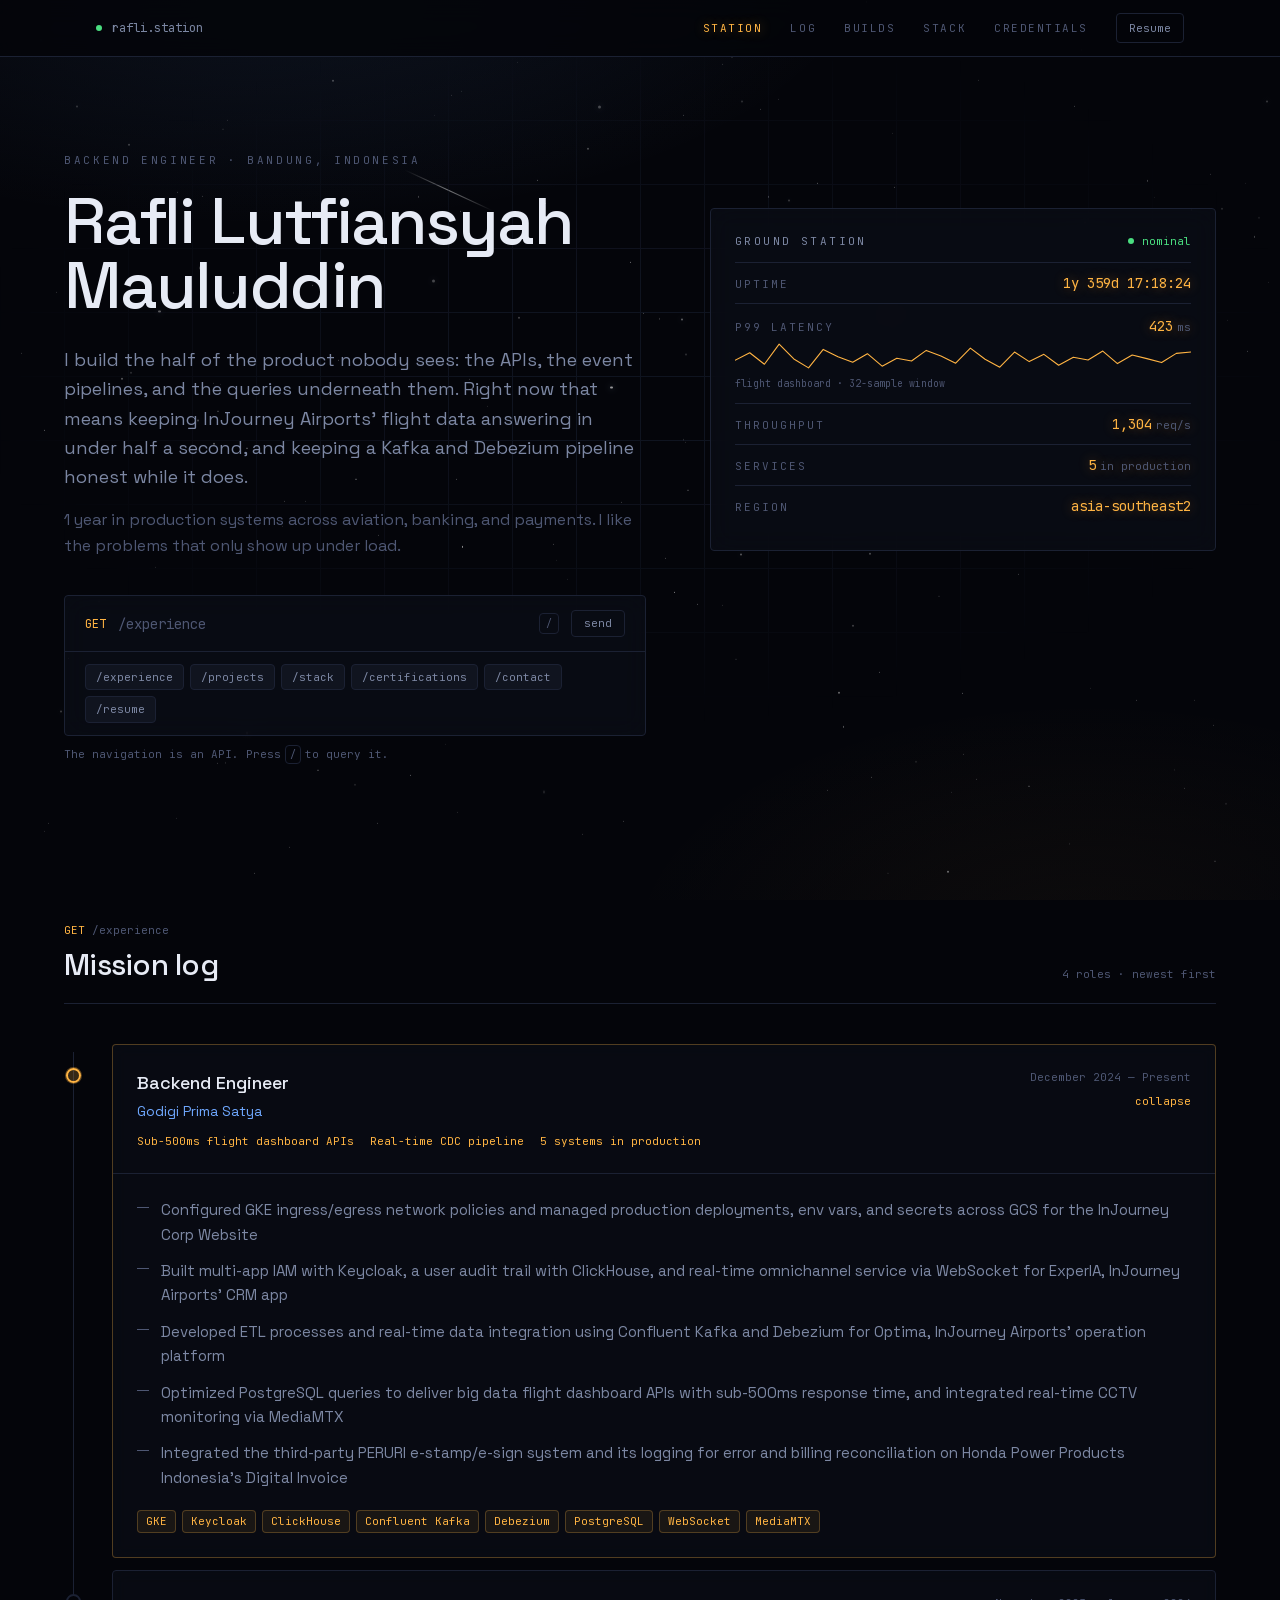
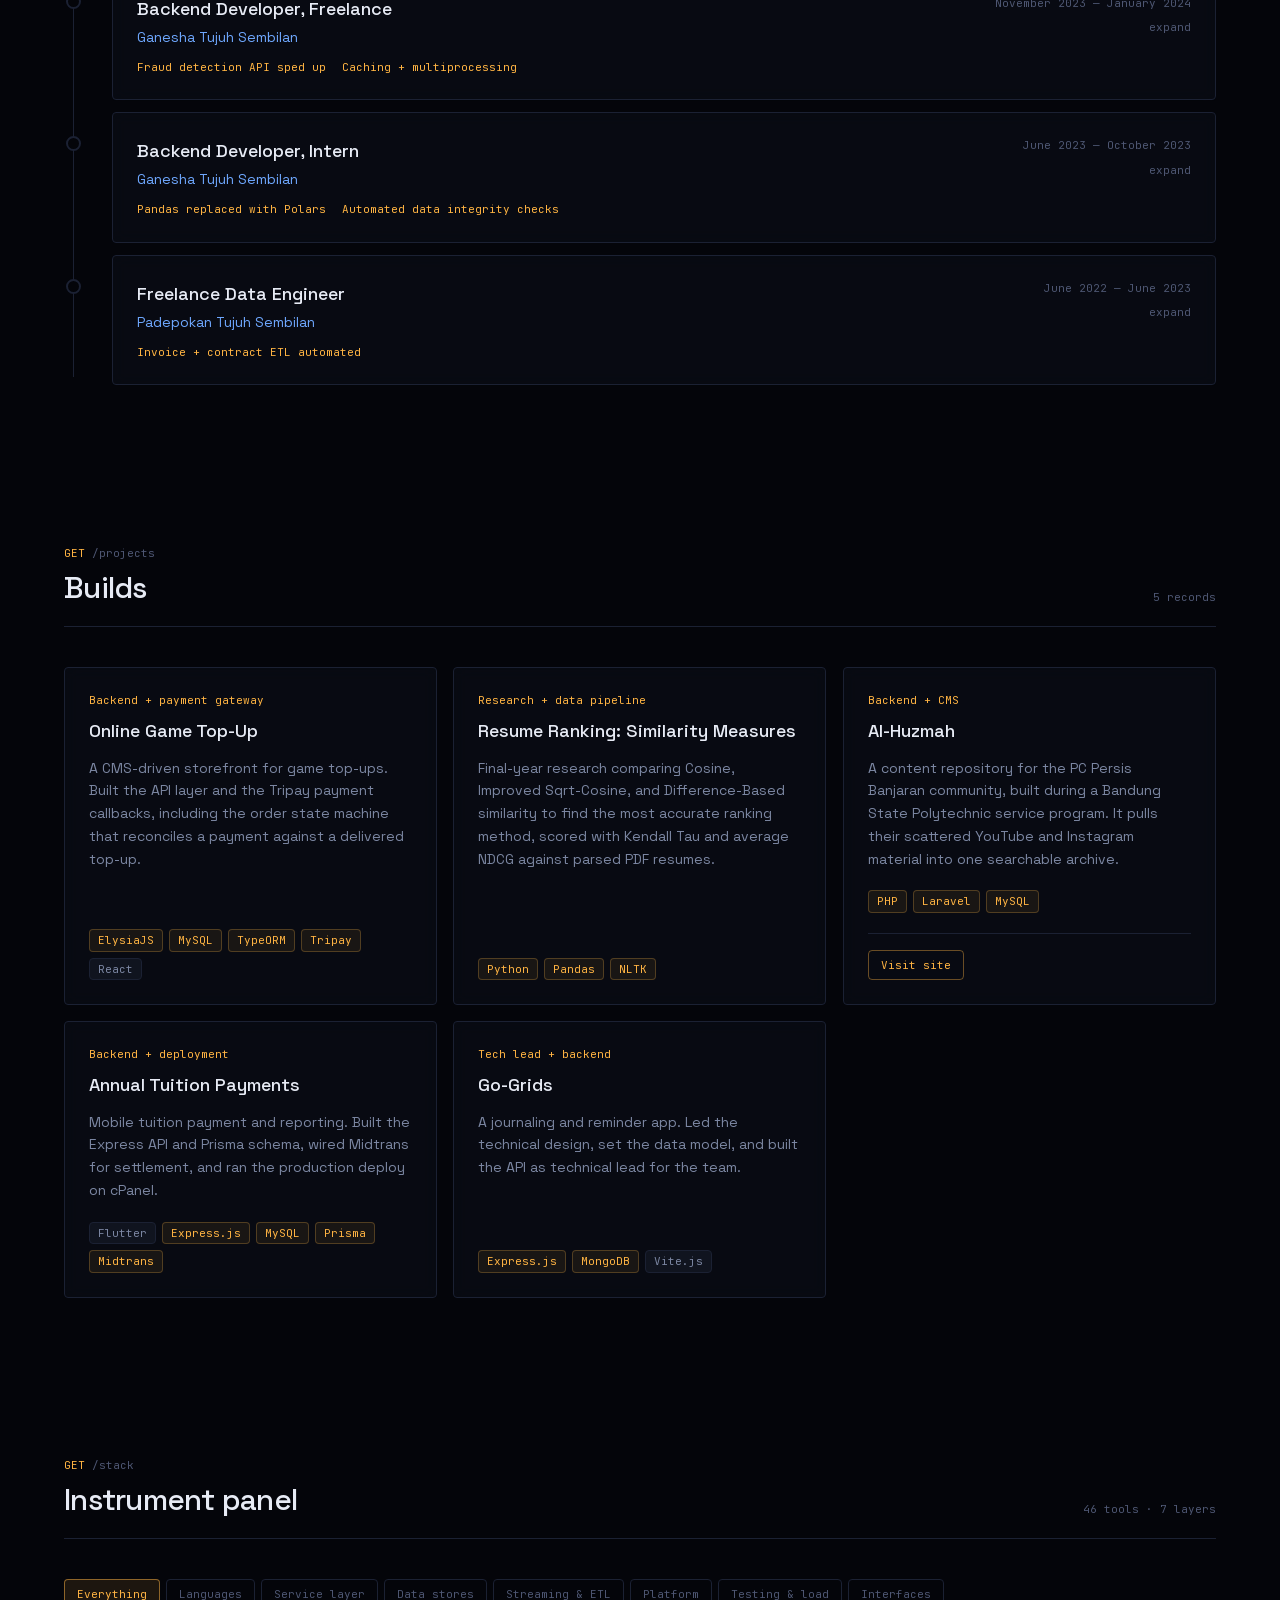
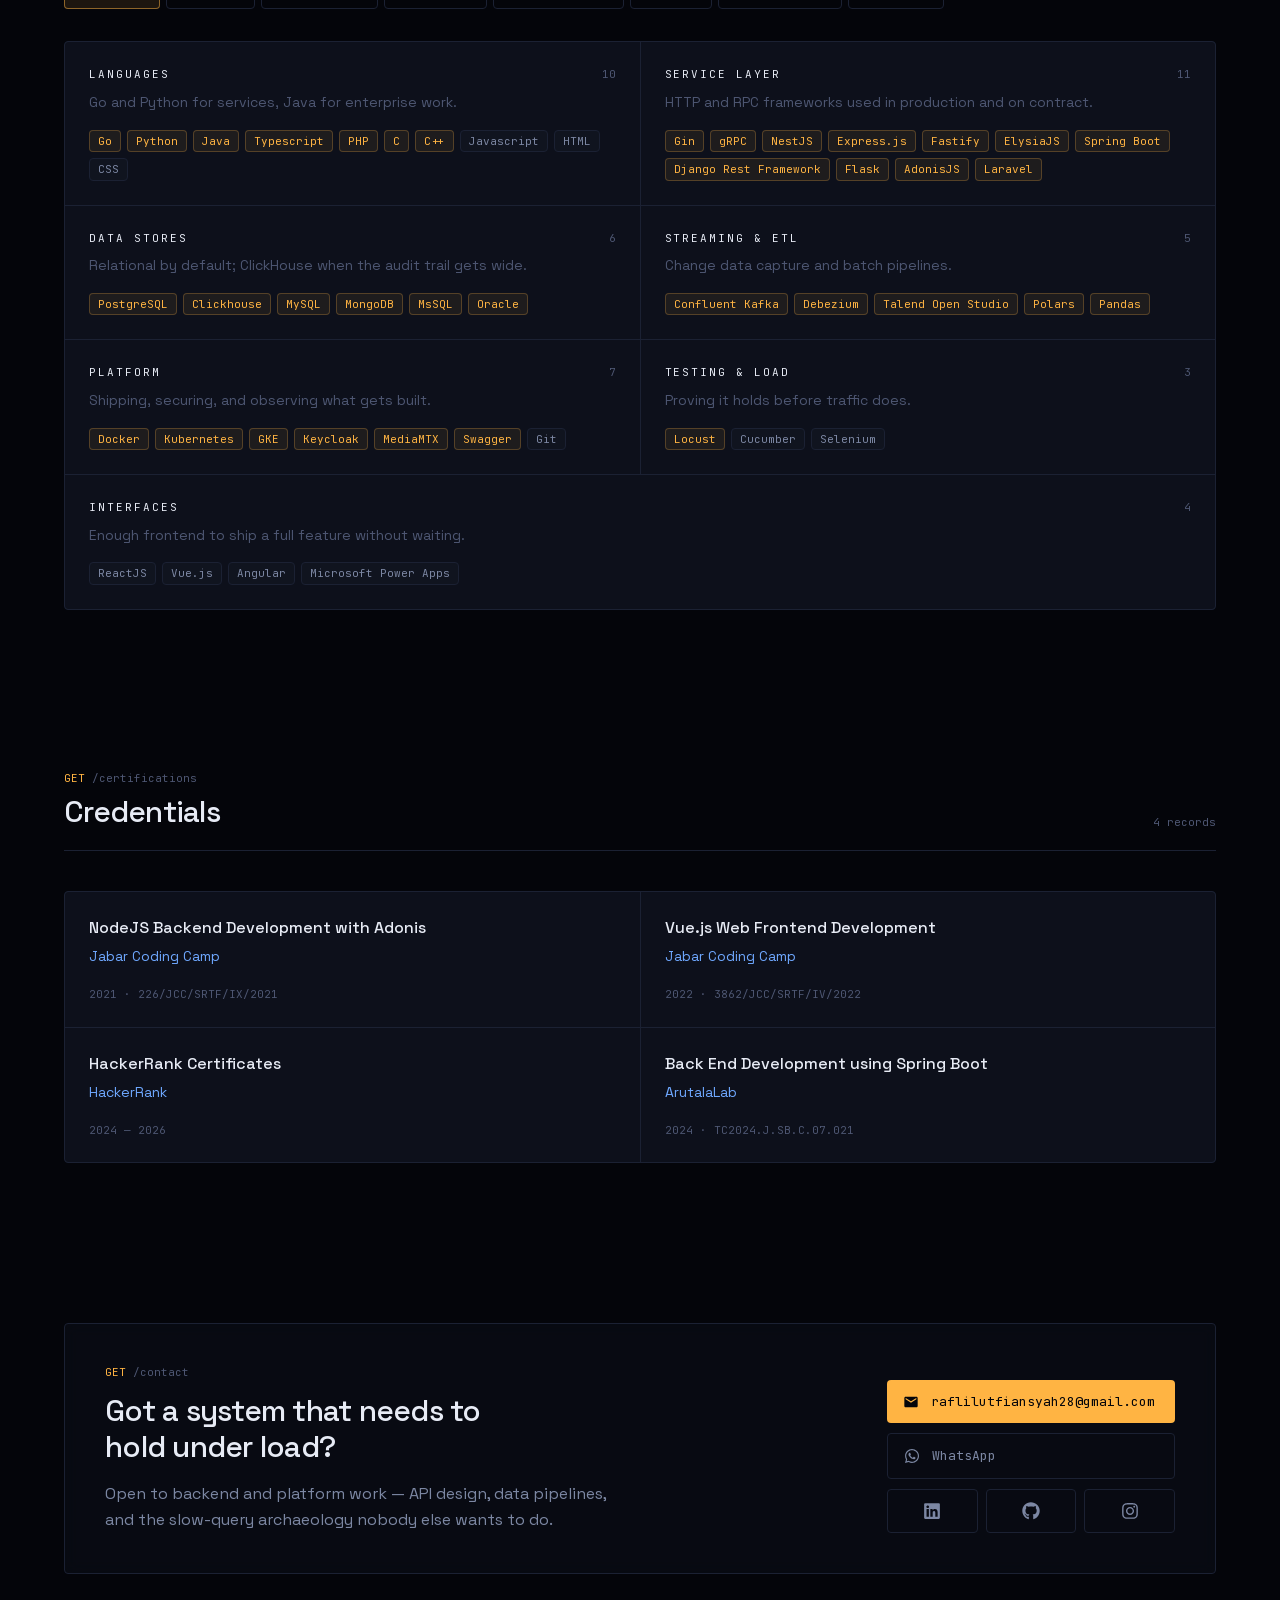
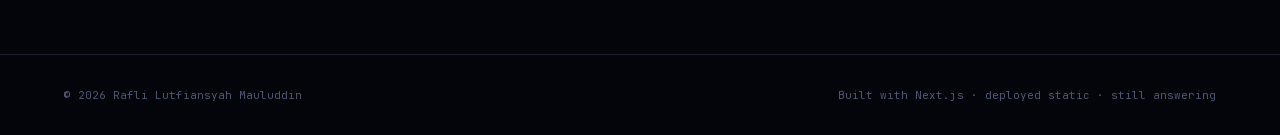
<file: index.html>
<!DOCTYPE html><html lang="en" class="space_grotesk_138bd6dc-module__-yFhkq__variable jetbrains_mono_382bb405-module__bjXQma__variable h-full"><head><meta charSet="utf-8"/><meta name="viewport" content="width=device-width, initial-scale=1"/><link rel="preload" href="/_next/static/media/0c89a48fa5027cee-s.p.0rd3rjvnnhw7n.woff2" as="font" crossorigin="" type="font/woff2"/><link rel="preload" href="/_next/static/media/70bc3e132a0a741e-s.p.1409xf.ylxg8g.woff2" as="font" crossorigin="" type="font/woff2"/><link rel="stylesheet" href="/_next/static/chunks/160p-9-_.q5po.css" data-precedence="next"/><link rel="preload" as="script" fetchPriority="low" href="/_next/static/chunks/0ht900cau6_ur.js"/><script src="/_next/static/chunks/06~f4cvc3b8e~.js" async=""></script><script src="/_next/static/chunks/00ilazh50sdzh.js" async=""></script><script src="/_next/static/chunks/turbopack-0poa~jq2rj5qt.js" async=""></script><script src="/_next/static/chunks/0hiiwljd8f446.js" async=""></script><script src="/_next/static/chunks/0vucmw2ppjftj.js" async=""></script><meta name="next-size-adjust" content=""/><title>Rafli Lutfiansyah Mauluddin — Backend Engineer</title><meta name="description" content="Backend engineer building APIs, event pipelines, and the database queries underneath them. Kafka CDC, Kubernetes, PostgreSQL, sub-500ms dashboards."/><meta name="keywords" content="backend engineer, distributed systems, Kafka, Debezium, PostgreSQL, ClickHouse, Kubernetes, Go, Python, API design"/><meta property="og:title" content="Rafli Lutfiansyah Mauluddin — Backend Engineer"/><meta property="og:description" content="Backend engineer building APIs, event pipelines, and the database queries underneath them."/><meta property="og:type" content="website"/><meta name="twitter:card" content="summary"/><meta name="twitter:title" content="Rafli Lutfiansyah Mauluddin — Backend Engineer"/><meta name="twitter:description" content="Backend engineer building APIs, event pipelines, and the database queries underneath them."/><link rel="icon" href="/icon.png?icon.0dczhggfg.ddk.png" sizes="1024x1024" type="image/png"/><script src="/_next/static/chunks/03~yq9q893hmn.js" noModule=""></script></head><body class="min-h-full flex flex-col bg-void"><div hidden=""><!--$--><!--/$--></div><div class="relative min-h-screen"><div aria-hidden="true" class="starfield fixed inset-0 pointer-events-none z-0 bg-void overflow-hidden"><div class="absolute inset-0 bg-[radial-gradient(ellipse_80%_50%_at_20%_-5%,rgba(111,168,255,0.14),transparent_60%),radial-gradient(ellipse_60%_45%_at_85%_105%,rgba(255,180,67,0.07),transparent_60%)]"></div><div class="absolute inset-0" style="transform:none"><span class="star absolute rounded-full bg-white" style="top:71.8%;left:44.02%;width:0.93px;height:0.93px;opacity:0.2"></span><span class="star absolute rounded-full bg-white" style="top:67.49%;left:54.42%;width:0.73px;height:0.73px;opacity:0.24"></span><span class="star absolute rounded-full bg-white" style="top:42.98%;left:17.16%;width:0.77px;height:0.77px;opacity:0.26"></span><span class="star absolute rounded-full bg-white" style="top:48.1%;left:3.43%;width:1.1px;height:1.1px;opacity:0.2"></span><span class="star absolute rounded-full bg-white" style="top:29.13%;left:60.08%;width:0.83px;height:0.83px;opacity:0.4"></span><span class="star absolute rounded-full bg-white" style="top:19.67%;left:94.57%;width:0.96px;height:0.96px;opacity:0.45"></span><span class="star absolute rounded-full bg-white" style="top:54.32%;left:69.73%;width:1.3px;height:1.3px;opacity:0.42"></span><span class="star absolute rounded-full bg-white" style="top:23.79%;left:35.97%;width:0.86px;height:0.86px;opacity:0.4"></span><span class="star absolute rounded-full bg-white" style="top:9.21%;left:76.42%;width:0.75px;height:0.75px;opacity:0.35"></span><span class="star absolute rounded-full bg-white" style="top:76.76%;left:85.17%;width:1.28px;height:1.28px;opacity:0.2"></span><span class="star absolute rounded-full bg-white" style="top:53.51%;left:27.77%;width:1.16px;height:1.16px;opacity:0.26"></span><span class="star absolute rounded-full bg-white" style="top:86.41%;left:32.06%;width:1.07px;height:1.07px;opacity:0.39"></span><span class="star absolute rounded-full bg-white" style="top:85.06%;left:16.92%;width:0.89px;height:0.89px;opacity:0.23"></span><span class="star absolute rounded-full bg-white" style="top:58.67%;left:84.49%;width:1.13px;height:1.13px;opacity:0.26"></span><span class="star absolute rounded-full bg-white" style="top:39.55%;left:1.66%;width:0.92px;height:0.92px;opacity:0.44"></span><span class="star absolute rounded-full bg-white" style="top:11.33%;left:60.75%;width:0.82px;height:0.82px;opacity:0.49"></span><span class="star absolute rounded-full bg-white" style="top:7.42%;left:56.38%;width:1.14px;height:1.14px;opacity:0.43"></span><span class="star absolute rounded-full bg-white" style="top:75.03%;left:68.65%;width:1.09px;height:1.09px;opacity:0.29"></span><span class="star absolute rounded-full bg-white" style="top:91.25%;left:13.77%;width:0.76px;height:0.76px;opacity:0.33"></span><span class="star absolute rounded-full bg-white" style="top:32.01%;left:20.15%;width:1.17px;height:1.17px;opacity:0.31"></span><span class="star absolute rounded-full bg-white" style="top:22.87%;left:42.58%;width:0.87px;height:0.87px;opacity:0.3"></span><span class="star absolute rounded-full bg-white" style="top:76.67%;left:21.93%;width:1.23px;height:1.23px;opacity:0.32"></span><span class="star absolute rounded-full bg-white" style="top:49.45%;left:53.51%;width:1.2px;height:1.2px;opacity:0.28"></span><span class="star absolute rounded-full bg-white" style="top:88.13%;left:64.59%;width:1.25px;height:1.25px;opacity:0.35"></span><span class="star absolute rounded-full bg-white" style="top:53.29%;left:16.75%;width:0.79px;height:0.79px;opacity:0.48"></span><span class="star absolute rounded-full bg-white" style="top:83.88%;left:20.52%;width:1.18px;height:1.18px;opacity:0.23"></span><span class="star absolute rounded-full bg-white" style="top:10.85%;left:35.23%;width:0.81px;height:0.81px;opacity:0.49"></span><span class="star absolute rounded-full bg-white" style="top:35.11%;left:50.21%;width:1.05px;height:1.05px;opacity:0.43"></span><span class="star absolute rounded-full bg-white" style="top:12.48%;left:59.39%;width:0.79px;height:0.79px;opacity:0.26"></span><span class="star absolute rounded-full bg-white" style="top:77.92%;left:37.81%;width:1.23px;height:1.23px;opacity:0.36"></span><span class="star absolute rounded-full bg-white" style="top:32.77%;left:4.4%;width:0.75px;height:0.75px;opacity:0.23"></span><span class="star absolute rounded-full bg-white" style="top:78.11%;left:88.74%;width:1.09px;height:1.09px;opacity:0.21"></span><span class="star absolute rounded-full bg-white" style="top:29.42%;left:49.2%;width:1.07px;height:1.07px;opacity:0.3"></span><span class="star absolute rounded-full bg-white" style="top:44.1%;left:34.46%;width:1.27px;height:1.27px;opacity:0.41"></span><span class="star absolute rounded-full bg-white" style="top:84.14%;left:75.21%;width:1.19px;height:1.19px;opacity:0.44"></span><span class="star absolute rounded-full bg-white" style="top:97.34%;left:69.33%;width:1.21px;height:1.21px;opacity:0.37"></span><span class="star absolute rounded-full bg-white" style="top:2.78%;left:26.43%;width:1.1px;height:1.1px;opacity:0.44"></span><span class="star absolute rounded-full bg-white" style="top:54.1%;left:69.14%;width:0.72px;height:0.72px;opacity:0.4"></span><span class="star absolute rounded-full bg-white" style="top:22.19%;left:90.16%;width:0.93px;height:0.93px;opacity:0.38"></span><span class="star absolute rounded-full bg-white" style="top:66.56%;left:73.32%;width:1.13px;height:1.13px;opacity:0.34"></span><span class="star absolute rounded-full bg-white" style="top:64.63%;left:44.28%;width:0.95px;height:0.95px;opacity:0.27"></span><span class="star absolute rounded-full bg-white" style="top:41.28%;left:68.07%;width:1.18px;height:1.18px;opacity:0.36"></span><span class="star absolute rounded-full bg-white" style="top:0.98%;left:28.24%;width:0.87px;height:0.87px;opacity:0.34"></span><span class="star absolute rounded-full bg-white" style="top:45.42%;left:38.03%;width:0.72px;height:0.72px;opacity:0.34"></span><span class="star absolute rounded-full bg-white" style="top:62.54%;left:43.42%;width:0.88px;height:0.88px;opacity:0.32"></span><span class="star absolute rounded-full bg-white" style="top:1.91%;left:43.11%;width:0.73px;height:0.73px;opacity:0.26"></span><span class="star absolute rounded-full bg-white" style="top:87.92%;left:92.52%;width:0.97px;height:0.97px;opacity:0.46"></span><span class="star absolute rounded-full bg-white" style="top:40.28%;left:26.4%;width:0.7px;height:0.7px;opacity:0.49"></span><span class="star absolute rounded-full bg-white" style="top:77.28%;left:75.19%;width:1.07px;height:1.07px;opacity:0.25"></span><span class="star absolute rounded-full bg-white" style="top:28.19%;left:87.71%;width:0.95px;height:0.95px;opacity:0.41"></span><span class="star absolute rounded-full bg-white" style="top:39.36%;left:97.45%;width:0.89px;height:0.89px;opacity:0.25"></span><span class="star absolute rounded-full bg-white" style="top:0.32%;left:15.3%;width:0.85px;height:0.85px;opacity:0.37"></span><span class="star absolute rounded-full bg-white" style="top:22.11%;left:15.81%;width:1.02px;height:1.02px;opacity:0.41"></span><span class="star absolute rounded-full bg-white" style="top:7.26%;left:40.38%;width:1.08px;height:1.08px;opacity:0.3"></span><span class="star absolute rounded-full bg-white" style="top:20.31%;left:41.96%;width:1px;height:1px;opacity:0.47"></span><span class="star absolute rounded-full bg-white" style="top:25.34%;left:78.57%;width:1.13px;height:1.13px;opacity:0.34"></span><span class="star absolute rounded-full bg-white" style="top:90.51%;left:35.69%;width:1.19px;height:1.19px;opacity:0.46"></span><span class="star absolute rounded-full bg-white" style="top:21.67%;left:13.79%;width:0.99px;height:0.99px;opacity:0.33"></span><span class="star absolute rounded-full bg-white" style="top:86.69%;left:68.01%;width:0.76px;height:0.76px;opacity:0.49"></span><span class="star absolute rounded-full bg-white" style="top:42.43%;left:36.66%;width:0.93px;height:0.93px;opacity:0.27"></span><span class="star absolute rounded-full bg-white" style="top:53.53%;left:35.59%;width:0.86px;height:0.86px;opacity:0.46"></span><span class="star absolute rounded-full bg-white" style="top:91.81%;left:3.78%;width:0.73px;height:0.73px;opacity:0.49"></span><span class="star absolute rounded-full bg-white" style="top:97.3%;left:19.83%;width:1.12px;height:1.12px;opacity:0.35"></span><span class="star absolute rounded-full bg-white" style="top:15.13%;left:69.68%;width:1.16px;height:1.16px;opacity:0.23"></span><span class="star absolute rounded-full bg-white" style="top:60.78%;left:43.22%;width:1.08px;height:1.08px;opacity:0.39"></span><span class="star absolute rounded-full bg-white" style="top:55.99%;left:23.86%;width:1.09px;height:1.09px;opacity:0.35"></span><span class="star absolute rounded-full bg-white" style="top:70.98%;left:31.76%;width:1.26px;height:1.26px;opacity:0.47"></span><span class="star absolute rounded-full bg-white" style="top:27.37%;left:63.73%;width:0.81px;height:0.81px;opacity:0.41"></span><span class="star absolute rounded-full bg-white" style="top:6.63%;left:57.14%;width:1.11px;height:1.11px;opacity:0.35"></span><span class="star absolute rounded-full bg-white" style="top:57.25%;left:79.87%;width:1.15px;height:1.15px;opacity:0.49"></span><span class="star absolute rounded-full bg-white" style="top:44.49%;left:73.76%;width:0.74px;height:0.74px;opacity:0.36"></span><span class="star absolute rounded-full bg-white" style="top:33.2%;left:91.77%;width:1.18px;height:1.18px;opacity:0.31"></span><span class="star absolute rounded-full bg-white" style="top:72.18%;left:18.19%;width:0.87px;height:0.87px;opacity:0.4"></span><span class="star absolute rounded-full bg-white" style="top:59.79%;left:29.55%;width:1.18px;height:1.18px;opacity:0.2"></span><span class="star absolute rounded-full bg-white" style="top:31.99%;left:24.38%;width:1.23px;height:1.23px;opacity:0.24"></span><span class="star absolute rounded-full bg-white" style="top:78.14%;left:93.27%;width:0.7px;height:0.7px;opacity:0.42"></span><span class="star absolute rounded-full bg-white" style="top:20.7%;left:63.83%;width:1.04px;height:1.04px;opacity:0.34"></span><span class="star absolute rounded-full bg-white" style="top:50.67%;left:66%;width:0.98px;height:0.98px;opacity:0.41"></span><span class="star absolute rounded-full bg-white" style="top:12.07%;left:83.87%;width:0.74px;height:0.74px;opacity:0.33"></span><span class="star absolute rounded-full bg-white" style="top:28.89%;left:65.4%;width:0.83px;height:0.83px;opacity:0.44"></span><span class="star absolute rounded-full bg-white" style="top:73.49%;left:5.34%;width:0.83px;height:0.83px;opacity:0.35"></span><span class="star absolute rounded-full bg-white" style="top:31.64%;left:99.07%;width:0.97px;height:0.97px;opacity:0.4"></span><span class="star absolute rounded-full bg-white" style="top:82.98%;left:34.73%;width:1.3px;height:1.3px;opacity:0.23"></span><span class="star absolute rounded-full bg-white" style="top:79.53%;left:9.63%;width:1.05px;height:1.05px;opacity:0.47"></span><span class="star absolute rounded-full bg-white" style="top:91.51%;left:48.69%;width:0.77px;height:0.77px;opacity:0.34"></span><span class="star absolute rounded-full bg-white" style="top:57.16%;left:77.91%;width:0.96px;height:0.96px;opacity:0.2"></span><span class="star absolute rounded-full bg-white" style="top:92.65%;left:3.45%;width:0.7px;height:0.7px;opacity:0.36"></span><span class="star absolute rounded-full bg-white" style="top:55.99%;left:22.19%;width:1.16px;height:1.16px;opacity:0.2"></span><span class="star absolute rounded-full bg-white" style="top:37.64%;left:69.05%;width:0.73px;height:0.73px;opacity:0.42"></span><span class="star absolute rounded-full bg-white" style="top:21.09%;left:69.84%;width:1.24px;height:1.24px;opacity:0.5"></span><span class="star absolute rounded-full bg-white" style="top:26.61%;left:97.98%;width:1.07px;height:1.07px;opacity:0.5"></span><span class="star absolute rounded-full bg-white" style="top:47.49%;left:21.59%;width:0.85px;height:0.85px;opacity:0.28"></span><span class="star absolute rounded-full bg-white" style="top:3.16%;left:59.84%;width:1.17px;height:1.17px;opacity:0.25"></span><span class="star absolute rounded-full bg-white" style="top:13.65%;left:17.73%;width:1.06px;height:1.06px;opacity:0.48"></span><span class="star absolute rounded-full bg-white" style="top:10.45%;left:36.04%;width:1.18px;height:1.18px;opacity:0.47"></span><span class="star absolute rounded-full bg-white" style="top:85.82%;left:91.69%;width:1.15px;height:1.15px;opacity:0.4"></span><span class="star absolute rounded-full bg-white" style="top:48.05%;left:61.89%;width:0.72px;height:0.72px;opacity:0.45"></span><span class="star absolute rounded-full bg-white" style="top:93.02%;left:45.44%;width:0.91px;height:0.91px;opacity:0.32"></span><span class="star absolute rounded-full bg-white" style="top:59.52%;left:90.99%;width:0.92px;height:0.92px;opacity:0.49"></span><span class="star absolute rounded-full bg-white" style="top:58.31%;left:75.53%;width:0.76px;height:0.76px;opacity:0.5"></span><span class="star absolute rounded-full bg-white" style="top:67.55%;left:56.43%;width:0.99px;height:0.99px;opacity:0.5"></span><span class="star absolute rounded-full bg-white" style="top:94.49%;left:22.55%;width:0.77px;height:0.77px;opacity:0.21"></span><span class="star absolute rounded-full bg-white" style="top:62.34%;left:51.93%;width:1.09px;height:1.09px;opacity:0.31"></span><span class="star absolute rounded-full bg-white" style="top:20.36%;left:89.58%;width:1.28px;height:1.28px;opacity:0.24"></span><span class="star absolute rounded-full bg-white" style="top:20.66%;left:97.27%;width:0.95px;height:0.95px;opacity:0.28"></span><span class="star absolute rounded-full bg-white" style="top:58.82%;left:22.03%;width:0.89px;height:0.89px;opacity:0.48"></span><span class="star absolute rounded-full bg-white" style="top:80.89%;left:94.8%;width:0.83px;height:0.83px;opacity:0.33"></span><span class="star absolute rounded-full bg-white" style="top:59.41%;left:66.12%;width:1.27px;height:1.27px;opacity:0.41"></span><span class="star absolute rounded-full bg-white" style="top:6.2%;left:92.19%;width:1.27px;height:1.27px;opacity:0.37"></span><span class="star absolute rounded-full bg-white" style="top:42.85%;left:16.64%;width:1.02px;height:1.02px;opacity:0.34"></span></div><div class="absolute inset-0" style="transform:none"><span class="star absolute rounded-full bg-white" style="top:36.32%;left:51.45%;width:1.64px;height:1.64px;opacity:0.69"></span><span class="star absolute rounded-full bg-white" style="top:61.64%;left:36.07%;width:1.77px;height:1.77px;opacity:0.43"></span><span class="star absolute rounded-full bg-white" style="top:62.45%;left:67.91%;width:1.56px;height:1.56px;opacity:0.63"></span><span class="star absolute rounded-full bg-white" style="top:24.1%;left:95.42%;width:1.74px;height:1.74px;opacity:0.69"></span><span class="star absolute rounded-full bg-white" style="top:74.19%;left:57.43%;width:1.53px;height:1.53px;opacity:0.6"></span><span class="star absolute rounded-full bg-white" style="top:53.38%;left:74.94%;width:1.34px;height:1.34px;opacity:0.51"></span><span class="star absolute rounded-full bg-white" style="top:86.51%;left:24.76%;width:1.86px;height:1.86px;opacity:0.44"></span><span class="star absolute rounded-full bg-white" style="top:36.5%;left:95.83%;width:1.67px;height:1.67px;opacity:0.4"></span><span class="star absolute rounded-full bg-white" style="top:53.17%;left:67.01%;width:1.65px;height:1.65px;opacity:0.72"></span><span class="star absolute rounded-full bg-white" style="top:50.23%;left:16.63%;width:1.99px;height:1.99px;opacity:0.43"></span><span class="star absolute rounded-full bg-white" style="top:17.05%;left:10.03%;width:1.26px;height:1.26px;opacity:0.59"></span><span class="star absolute rounded-full bg-white" style="top:85.7%;left:17.54%;width:1.83px;height:1.83px;opacity:0.69"></span><span class="star absolute rounded-full bg-white" style="top:85.56%;left:71.51%;width:1.88px;height:1.88px;opacity:0.47"></span><span class="star absolute rounded-full bg-white" style="top:63.95%;left:12.08%;width:1.46px;height:1.46px;opacity:0.58"></span><span class="star absolute rounded-full bg-white" style="top:6.48%;left:84.45%;width:1.43px;height:1.43px;opacity:0.66"></span><span class="star absolute rounded-full bg-white" style="top:13.78%;left:53.35%;width:1.37px;height:1.37px;opacity:0.58"></span><span class="star absolute rounded-full bg-white" style="top:87.58%;left:76.25%;width:1.27px;height:1.27px;opacity:0.49"></span><span class="star absolute rounded-full bg-white" style="top:90.24%;left:95.74%;width:1.44px;height:1.44px;opacity:0.42"></span><span class="star absolute rounded-full bg-white" style="top:33.49%;left:18.19%;width:1.21px;height:1.21px;opacity:0.55"></span><span class="star absolute rounded-full bg-white" style="top:43.04%;left:9.45%;width:1.94px;height:1.94px;opacity:0.72"></span><span class="star absolute rounded-full bg-white" style="top:58.65%;left:65.34%;width:1.41px;height:1.41px;opacity:0.73"></span><span class="star absolute rounded-full bg-white" style="top:13.77%;left:33.88%;width:1.46px;height:1.46px;opacity:0.4"></span><span class="star absolute rounded-full bg-white" style="top:22.81%;left:32.66%;width:1.41px;height:1.41px;opacity:0.6"></span><span class="star absolute rounded-full bg-white" style="top:81.97%;left:46.1%;width:1.58px;height:1.58px;opacity:0.56"></span><span class="star absolute rounded-full bg-white" style="top:88.13%;left:27.68%;width:1.52px;height:1.52px;opacity:0.51"></span><span class="star absolute rounded-full bg-white" style="top:88.31%;left:80.32%;width:1.5px;height:1.5px;opacity:0.47"></span><span class="star absolute rounded-full bg-white" style="top:17.42%;left:45.84%;width:1.85px;height:1.85px;opacity:0.45"></span><span class="star absolute rounded-full bg-white" style="top:36.25%;left:40.45%;width:1.83px;height:1.83px;opacity:0.66"></span><span class="star absolute rounded-full bg-white" style="top:24.24%;left:93.05%;width:1.45px;height:1.45px;opacity:0.68"></span><span class="star absolute rounded-full bg-white" style="top:58.94%;left:7.76%;width:1.37px;height:1.37px;opacity:0.44"></span><span class="star absolute rounded-full bg-white" style="top:78.6%;left:38.5%;width:1.58px;height:1.58px;opacity:0.5"></span><span class="star absolute rounded-full bg-white" style="top:66.75%;left:52.62%;width:1.49px;height:1.49px;opacity:0.56"></span><span class="star absolute rounded-full bg-white" style="top:70.45%;left:66.57%;width:1.51px;height:1.51px;opacity:0.51"></span><span class="star absolute rounded-full bg-white" style="top:42.34%;left:10.17%;width:1.72px;height:1.72px;opacity:0.61"></span><span class="star absolute rounded-full bg-white" style="top:9.87%;left:25.97%;width:1.77px;height:1.77px;opacity:0.71"></span><span class="star absolute rounded-full bg-white" style="top:97.81%;left:73.98%;width:1.83px;height:1.83px;opacity:0.55"></span><span class="star absolute rounded-full bg-white" style="top:15.31%;left:17.37%;width:1.46px;height:1.46px;opacity:0.61"></span><span class="star absolute rounded-full bg-white" style="top:56.78%;left:48.53%;width:1.28px;height:1.28px;opacity:0.53"></span><span class="star absolute rounded-full bg-white" style="top:81.66%;left:65.83%;width:1.79px;height:1.79px;opacity:0.51"></span><span class="star absolute rounded-full bg-white" style="top:0.27%;left:2.75%;width:1.2px;height:1.2px;opacity:0.74"></span><span class="star absolute rounded-full bg-white" style="top:1.15%;left:67.63%;width:1.6px;height:1.6px;opacity:0.41"></span><span class="star absolute rounded-full bg-white" style="top:89.01%;left:74.31%;width:1.26px;height:1.26px;opacity:0.66"></span><span class="star absolute rounded-full bg-white" style="top:46.63%;left:16.96%;width:1.76px;height:1.76px;opacity:0.47"></span><span class="star absolute rounded-full bg-white" style="top:94.72%;left:83.52%;width:1.29px;height:1.29px;opacity:0.75"></span><span class="star absolute rounded-full bg-white" style="top:36.03%;left:69.48%;width:1.79px;height:1.79px;opacity:0.73"></span><span class="star absolute rounded-full bg-white" style="top:36.17%;left:71.42%;width:1.36px;height:1.36px;opacity:0.7"></span><span class="star absolute rounded-full bg-white" style="top:26.59%;left:25.28%;width:1.81px;height:1.81px;opacity:0.66"></span><span class="star absolute rounded-full bg-white" style="top:92.43%;left:29.44%;width:1.45px;height:1.45px;opacity:0.4"></span><span class="star absolute rounded-full bg-white" style="top:64.74%;left:79.51%;width:1.72px;height:1.72px;opacity:0.7"></span><span class="star absolute rounded-full bg-white" style="top:49.76%;left:53.33%;width:1.78px;height:1.78px;opacity:0.41"></span><span class="star absolute rounded-full bg-white" style="top:22.83%;left:59.98%;width:1.48px;height:1.48px;opacity:0.53"></span><span class="star absolute rounded-full bg-white" style="top:25.07%;left:98.26%;width:1.88px;height:1.88px;opacity:0.6"></span><span class="star absolute rounded-full bg-white" style="top:54.68%;left:60.25%;width:1.93px;height:1.93px;opacity:0.72"></span><span class="star absolute rounded-full bg-white" style="top:55.4%;left:53.71%;width:1.34px;height:1.34px;opacity:0.59"></span><span class="star absolute rounded-full bg-white" style="top:39.93%;left:74.56%;width:1.49px;height:1.49px;opacity:0.51"></span><span class="star absolute rounded-full bg-white" style="top:32.93%;left:74.04%;width:1.2px;height:1.2px;opacity:0.61"></span><span class="star absolute rounded-full bg-white" style="top:50.74%;left:19.21%;width:1.66px;height:1.66px;opacity:0.41"></span><span class="star absolute rounded-full bg-white" style="top:25.12%;left:14.51%;width:1.31px;height:1.31px;opacity:0.47"></span><span class="star absolute rounded-full bg-white" style="top:77.87%;left:65.5%;width:1.74px;height:1.74px;opacity:0.55"></span><span class="star absolute rounded-full bg-white" style="top:96.65%;left:94.86%;width:1.6px;height:1.6px;opacity:0.71"></span></div><div class="absolute inset-0" style="transform:none"><span class="star absolute rounded-full bg-white" style="top:14.05%;left:46.73%;width:2.8px;height:2.8px;opacity:0.85;box-shadow:0 0 6px rgba(199,220,255,0.7)"></span><span class="star absolute rounded-full bg-white" style="top:13.98%;left:5.96%;width:1.92px;height:1.92px;opacity:0.64;box-shadow:0 0 6px rgba(199,220,255,0.7)"></span><span class="star absolute rounded-full bg-white" style="top:24.49%;left:61.57%;width:1.91px;height:1.91px;opacity:0.62;box-shadow:0 0 6px rgba(199,220,255,0.7)"></span><span class="star absolute rounded-full bg-white" style="top:6.53%;left:3.1%;width:2.75px;height:2.75px;opacity:0.69;box-shadow:0 0 6px rgba(199,220,255,0.7)"></span><span class="star absolute rounded-full bg-white" style="top:83.59%;left:19.21%;width:2.37px;height:2.37px;opacity:0.64;box-shadow:0 0 6px rgba(199,220,255,0.7)"></span><span class="star absolute rounded-full bg-white" style="top:26.85%;left:84.68%;width:2.52px;height:2.52px;opacity:0.73;box-shadow:0 0 6px rgba(199,220,255,0.7)"></span><span class="star absolute rounded-full bg-white" style="top:13.45%;left:98.93%;width:1.92px;height:1.92px;opacity:0.7;box-shadow:0 0 6px rgba(199,220,255,0.7)"></span><span class="star absolute rounded-full bg-white" style="top:81.24%;left:4.7%;width:2.24px;height:2.24px;opacity:0.97;box-shadow:0 0 6px rgba(199,220,255,0.7)"></span><span class="star absolute rounded-full bg-white" style="top:37.64%;left:53.18%;width:2.11px;height:2.11px;opacity:0.65;box-shadow:0 0 6px rgba(199,220,255,0.7)"></span><span class="star absolute rounded-full bg-white" style="top:41.55%;left:53.49%;width:2.12px;height:2.12px;opacity:0.77;box-shadow:0 0 6px rgba(199,220,255,0.7)"></span><span class="star absolute rounded-full bg-white" style="top:6.64%;left:4.95%;width:2.75px;height:2.75px;opacity:0.61;box-shadow:0 0 6px rgba(199,220,255,0.7)"></span><span class="star absolute rounded-full bg-white" style="top:60.51%;left:76.92%;width:2.64px;height:2.64px;opacity:0.73;box-shadow:0 0 6px rgba(199,220,255,0.7)"></span><span class="star absolute rounded-full bg-white" style="top:48.85%;left:15.36%;width:2.19px;height:2.19px;opacity:0.8;box-shadow:0 0 6px rgba(199,220,255,0.7)"></span><span class="star absolute rounded-full bg-white" style="top:63.79%;left:57.82%;width:2.26px;height:2.26px;opacity:0.85;box-shadow:0 0 6px rgba(199,220,255,0.7)"></span><span class="star absolute rounded-full bg-white" style="top:6.34%;left:76.43%;width:2.27px;height:2.27px;opacity:0.78;box-shadow:0 0 6px rgba(199,220,255,0.7)"></span><span class="star absolute rounded-full bg-white" style="top:74.41%;left:27.63%;width:2.59px;height:2.59px;opacity:0.88;box-shadow:0 0 6px rgba(199,220,255,0.7)"></span><span class="star absolute rounded-full bg-white" style="top:45.17%;left:47.68%;width:2.59px;height:2.59px;opacity:0.9;box-shadow:0 0 6px rgba(199,220,255,0.7)"></span><span class="star absolute rounded-full bg-white" style="top:13.42%;left:57.91%;width:2.1px;height:2.1px;opacity:0.64;box-shadow:0 0 6px rgba(199,220,255,0.7)"></span><span class="star absolute rounded-full bg-white" style="top:31.94%;left:15.54%;width:2.28px;height:2.28px;opacity:0.94;box-shadow:0 0 6px rgba(199,220,255,0.7)"></span><span class="star absolute rounded-full bg-white" style="top:36.75%;left:12.35%;width:2.57px;height:2.57px;opacity:0.96;box-shadow:0 0 6px rgba(199,220,255,0.7)"></span><span class="star absolute rounded-full bg-white" style="top:69.03%;left:7.63%;width:2.2px;height:2.2px;opacity:0.64;box-shadow:0 0 6px rgba(199,220,255,0.7)"></span><span class="star absolute rounded-full bg-white" style="top:33.36%;left:33.78%;width:2.68px;height:2.68px;opacity:0.83;box-shadow:0 0 6px rgba(199,220,255,0.7)"></span><span class="star absolute rounded-full bg-white" style="top:72.6%;left:14.83%;width:2.12px;height:2.12px;opacity:0.88;box-shadow:0 0 6px rgba(199,220,255,0.7)"></span><span class="star absolute rounded-full bg-white" style="top:90.15%;left:42.41%;width:2.27px;height:2.27px;opacity:0.82;box-shadow:0 0 6px rgba(199,220,255,0.7)"></span></div><span class="shooting-star absolute h-px w-24 rounded-full bg-gradient-to-r from-transparent via-white to-transparent opacity-0" style="top:9.92%;left:15.58%;transform:rotate(24.9deg)"></span><span class="shooting-star absolute h-px w-24 rounded-full bg-gradient-to-r from-transparent via-white to-transparent opacity-0" style="top:44.48%;left:0.75%;transform:rotate(30.6deg)"></span><span class="shooting-star absolute h-px w-24 rounded-full bg-gradient-to-r from-transparent via-white to-transparent opacity-0" style="top:41.15%;left:15.66%;transform:rotate(29.2deg)"></span><div class="absolute inset-0 bg-[radial-gradient(ellipse_100%_80%_at_50%_50%,transparent_35%,rgba(4,5,10,0.85)_100%)]"></div></div><nav class="pdf-exclude fixed inset-x-0 top-0 z-50 border-b border-hairline bg-void/85 backdrop-blur-md"><div class="mx-auto flex h-14 max-w-6xl items-center justify-between gap-6 px-5 sm:px-8"><button class="flex items-center gap-2.5 font-mono text-xs text-dim transition-colors hover:text-starlight"><span class="pulse-dot h-1.5 w-1.5 rounded-full bg-ok"></span>rafli.station</button><div class="hidden items-center gap-1 md:flex"><button class="rounded px-3 py-1.5 font-mono text-[11px] uppercase tracking-[0.14em] transition-colors text-signal instrument">Station</button><button class="rounded px-3 py-1.5 font-mono text-[11px] uppercase tracking-[0.14em] transition-colors text-dimmer hover:text-starlight">Log</button><button class="rounded px-3 py-1.5 font-mono text-[11px] uppercase tracking-[0.14em] transition-colors text-dimmer hover:text-starlight">Builds</button><button class="rounded px-3 py-1.5 font-mono text-[11px] uppercase tracking-[0.14em] transition-colors text-dimmer hover:text-starlight">Stack</button><button class="rounded px-3 py-1.5 font-mono text-[11px] uppercase tracking-[0.14em] transition-colors text-dimmer hover:text-starlight">Credentials</button><a href="https://docs.google.com/document/d/1x6P2iJVqw3ijDOtd22H2hu4cLNSnxq7b/edit?usp=drive_link&amp;ouid=108226302871486319472&amp;rtpof=true&amp;sd=true" target="_blank" rel="noopener noreferrer" class="ml-3 rounded border border-hairline px-3 py-1.5 font-mono text-[11px] text-dim transition-colors hover:border-signal/60 hover:text-signal">Resume</a></div><button class="p-2 md:hidden" aria-expanded="false" aria-label="Open menu"><span class="flex h-4 w-5 flex-col justify-between"><span class="h-px w-full bg-dim transition-transform duration-200 "></span><span class="h-px w-full bg-dim transition-opacity "></span><span class="h-px w-full bg-dim transition-transform duration-200 "></span></span></button></div></nav><main class="relative z-10 pt-14"><section id="profile" class="scroll-mt-24 px-5 sm:px-8  relative pb-20 pt-16 sm:pt-24"><div class="grid-faint pointer-events-none absolute inset-0 opacity-[0.55]"></div><div class="relative mx-auto grid max-w-6xl gap-12 lg:grid-cols-[1.15fr_1fr] lg:gap-16"><div><p class="font-mono text-[11px] uppercase tracking-[0.24em] text-dimmer">Backend engineer · Bandung, Indonesia</p><h1 class="mt-5 text-[2.6rem] font-medium leading-[0.98] tracking-tight text-starlight sm:text-6xl lg:text-[4.1rem]">Rafli Lutfiansyah<br/>Mauluddin</h1><p class="mt-7 max-w-[58ch] text-lg leading-relaxed text-dim">I build the half of the product nobody sees: the APIs, the event pipelines, and the queries underneath them. Right now that means keeping InJourney Airports’ flight data answering in under half a second, and keeping a Kafka and Debezium pipeline honest while it does.</p><p class="mt-4 max-w-[58ch] leading-relaxed text-dimmer">1 year<!-- --> in production systems across aviation, banking, and payments. I like the problems that only show up under load.</p><div class="mt-9"><div data-panel="true" class="pdf-exclude rounded border bg-panel/80 backdrop-blur-md transition-colors duration-200 border-hairline"><form class="flex items-center gap-3 px-4 py-3.5 sm:px-5"><label for="station-console" class="font-mono text-xs text-signal select-none">GET</label><input id="station-console" spellCheck="false" autoComplete="off" placeholder="/experience" aria-label="Query the station. Try /experience or /help" class="min-w-0 flex-1 bg-transparent font-mono text-sm text-starlight placeholder:text-dimmer focus:outline-none" value=""/><kbd class="hidden sm:block rounded border border-hairline px-1.5 py-0.5 font-mono text-[10px] text-dimmer">/</kbd><button type="submit" class="rounded border border-hairline px-3 py-1 font-mono text-[11px] text-dim transition-colors hover:border-signal/60 hover:text-signal">send</button></form><div class="flex flex-wrap gap-1.5 border-t border-hairline px-4 py-3 sm:px-5"><button type="button" class="rounded border border-hairline bg-panel-raised px-2.5 py-1 font-mono text-[11px] text-dim transition-colors hover:border-signal/50 hover:text-signal">/experience</button><button type="button" class="rounded border border-hairline bg-panel-raised px-2.5 py-1 font-mono text-[11px] text-dim transition-colors hover:border-signal/50 hover:text-signal">/projects</button><button type="button" class="rounded border border-hairline bg-panel-raised px-2.5 py-1 font-mono text-[11px] text-dim transition-colors hover:border-signal/50 hover:text-signal">/stack</button><button type="button" class="rounded border border-hairline bg-panel-raised px-2.5 py-1 font-mono text-[11px] text-dim transition-colors hover:border-signal/50 hover:text-signal">/certifications</button><button type="button" class="rounded border border-hairline bg-panel-raised px-2.5 py-1 font-mono text-[11px] text-dim transition-colors hover:border-signal/50 hover:text-signal">/contact</button><button type="button" class="rounded border border-hairline bg-panel-raised px-2.5 py-1 font-mono text-[11px] text-dim transition-colors hover:border-signal/50 hover:text-signal">/resume</button></div></div><p class="pdf-exclude mt-2.5 font-mono text-[11px] text-dimmer">The navigation is an API. Press<kbd class="mx-1 rounded border border-hairline px-1 py-0.5 text-[10px]">/</kbd>to query it.</p></div></div><div class="lg:pt-14"><div data-panel="true" class="rounded border border-hairline bg-panel/80 backdrop-blur-md p-5 sm:p-6"><div class="flex items-center justify-between border-b border-hairline pb-3"><h2 class="font-mono text-[11px] uppercase tracking-[0.22em] text-dim">Ground station</h2><span class="flex items-center gap-2 font-mono text-[11px] text-ok"><span class="pulse-dot h-1.5 w-1.5 rounded-full bg-ok"></span>nominal</span></div><dl class="divide-y divide-hairline"><div class="flex items-baseline justify-between gap-4 py-2.5"><span class="font-mono text-[11px] uppercase tracking-[0.18em] text-dimmer">Uptime</span><span class="font-mono text-sm tabular-nums text-signal instrument">—</span></div><div class="py-3"><div class="flex items-baseline justify-between gap-4 pb-1.5"><span class="font-mono text-[11px] uppercase tracking-[0.18em] text-dimmer">p99 latency</span><span class="font-mono text-sm tabular-nums text-signal instrument">419<span class="ml-1 text-[11px] text-dimmer">ms</span></span></div><svg viewBox="0 0 100 26" preserveAspectRatio="none" class="h-7 w-full" aria-hidden="true"><polyline points="0.00,12.69 3.23,16.97 6.45,9.94 9.68,20.64 12.90,2.00 16.13,15.75 19.35,24.00 22.58,6.89 25.81,13.61 29.03,18.81 32.26,10.86 35.48,22.47 38.71,15.14 41.94,17.58 45.16,7.81 48.39,13.00 51.61,19.72 54.84,5.67 58.06,16.06 61.29,23.39 64.52,9.33 67.74,18.19 70.97,11.47 74.19,21.56 77.42,14.22 80.65,16.67 83.87,8.42 87.10,20.03 90.32,12.08 93.55,15.44 96.77,19.11 100.00,10.56" fill="none" stroke="var(--signal)" stroke-width="1.1" stroke-linejoin="round" stroke-linecap="round" vector-effect="non-scaling-stroke"></polyline></svg><p class="pt-1.5 font-mono text-[10px] text-dimmer">flight dashboard · 32-sample window</p></div><div class="flex items-baseline justify-between gap-4 py-2.5"><span class="font-mono text-[11px] uppercase tracking-[0.18em] text-dimmer">Throughput</span><span class="font-mono text-sm tabular-nums text-signal instrument">1,284<span class="ml-1 text-dimmer text-[11px]">req/s</span></span></div><div class="flex items-baseline justify-between gap-4 py-2.5"><span class="font-mono text-[11px] uppercase tracking-[0.18em] text-dimmer">Services</span><span class="font-mono text-sm tabular-nums text-signal instrument">5<span class="ml-1 text-dimmer text-[11px]">in production</span></span></div><div class="flex items-baseline justify-between gap-4 py-2.5"><span class="font-mono text-[11px] uppercase tracking-[0.18em] text-dimmer">Region</span><span class="font-mono text-sm tabular-nums text-signal instrument">asia-southeast2</span></div></dl></div></div></div></section><section id="experience" class="scroll-mt-24 px-5 sm:px-8  py-20"><div class="mx-auto max-w-6xl"><header class="mb-10 flex flex-col gap-3 border-b border-hairline pb-5 sm:flex-row sm:items-end sm:justify-between"><div><p class="font-mono text-[11px] text-dimmer"><span class="text-signal">GET</span> <!-- -->/experience</p><h2 class="mt-2 text-2xl font-medium tracking-tight text-starlight sm:text-3xl">Mission log</h2></div><p class="font-mono text-[11px] text-dimmer sm:text-right">4 roles · newest first</p></header><div class="relative"><div class="absolute left-[7px] top-2 bottom-2 w-px bg-hairline md:left-[9px]"></div><ul class="space-y-3"><li class="relative pl-9 md:pl-12"><span class="absolute left-0 top-6 h-[15px] w-[15px] rounded-full border-2 transition-colors duration-200 md:left-0.5 border-signal bg-signal/20 lit"></span><div data-panel="true" class="rounded border bg-panel/70 backdrop-blur-sm transition-colors duration-200 border-signal/30"><button aria-expanded="true" class="flex w-full items-start justify-between gap-5 p-5 text-left sm:p-6"><span class="min-w-0"><span class="block text-lg font-medium text-starlight">Backend Engineer</span><span class="mt-1 block text-sm text-ion">Godigi Prima Satya</span><span class="mt-3 flex flex-wrap gap-x-4 gap-y-1.5"><span class="font-mono text-[11px] text-signal">Sub-500ms flight dashboard APIs</span><span class="font-mono text-[11px] text-signal">Real-time CDC pipeline</span><span class="font-mono text-[11px] text-signal">5 systems in production</span></span></span><span class="flex shrink-0 flex-col items-end gap-2"><span class="font-mono text-[11px] text-dimmer">December 2024 — Present</span><span class="pdf-exclude font-mono text-[11px] transition-colors text-signal">collapse</span></span></button><div data-collapsible="true" class="overflow-hidden" style="height:auto;opacity:1"><div class="border-t border-hairline p-5 sm:p-6"><ul class="space-y-3"><li class="flex gap-3 text-[15px] leading-relaxed text-dim"><span class="mt-[9px] h-px w-3 shrink-0 bg-dimmer"></span>Configured GKE ingress/egress network policies and managed production deployments, env vars, and secrets across GCS for the InJourney Corp Website</li><li class="flex gap-3 text-[15px] leading-relaxed text-dim"><span class="mt-[9px] h-px w-3 shrink-0 bg-dimmer"></span>Built multi-app IAM with Keycloak, a user audit trail with ClickHouse, and real-time omnichannel service via WebSocket for ExperIA, InJourney Airports&#x27; CRM app</li><li class="flex gap-3 text-[15px] leading-relaxed text-dim"><span class="mt-[9px] h-px w-3 shrink-0 bg-dimmer"></span>Developed ETL processes and real-time data integration using Confluent Kafka and Debezium for Optima, InJourney Airports&#x27; operation platform</li><li class="flex gap-3 text-[15px] leading-relaxed text-dim"><span class="mt-[9px] h-px w-3 shrink-0 bg-dimmer"></span>Optimized PostgreSQL queries to deliver big data flight dashboard APIs with sub-500ms response time, and integrated real-time CCTV monitoring via MediaMTX</li><li class="flex gap-3 text-[15px] leading-relaxed text-dim"><span class="mt-[9px] h-px w-3 shrink-0 bg-dimmer"></span>Integrated the third-party PERURI e-stamp/e-sign system and its logging for error and billing reconciliation on Honda Power Products Indonesia&#x27;s Digital Invoice</li></ul><div class="mt-5 flex flex-wrap gap-1.5"><span class="rounded-sm border px-2 py-0.5 font-mono text-[11px] border-signal/25 bg-signal/[0.07] text-signal">GKE</span><span class="rounded-sm border px-2 py-0.5 font-mono text-[11px] border-signal/25 bg-signal/[0.07] text-signal">Keycloak</span><span class="rounded-sm border px-2 py-0.5 font-mono text-[11px] border-signal/25 bg-signal/[0.07] text-signal">ClickHouse</span><span class="rounded-sm border px-2 py-0.5 font-mono text-[11px] border-signal/25 bg-signal/[0.07] text-signal">Confluent Kafka</span><span class="rounded-sm border px-2 py-0.5 font-mono text-[11px] border-signal/25 bg-signal/[0.07] text-signal">Debezium</span><span class="rounded-sm border px-2 py-0.5 font-mono text-[11px] border-signal/25 bg-signal/[0.07] text-signal">PostgreSQL</span><span class="rounded-sm border px-2 py-0.5 font-mono text-[11px] border-signal/25 bg-signal/[0.07] text-signal">WebSocket</span><span class="rounded-sm border px-2 py-0.5 font-mono text-[11px] border-signal/25 bg-signal/[0.07] text-signal">MediaMTX</span></div></div></div></div></li><li class="relative pl-9 md:pl-12"><span class="absolute left-0 top-6 h-[15px] w-[15px] rounded-full border-2 transition-colors duration-200 md:left-0.5 border-hairline bg-void"></span><div data-panel="true" class="rounded border bg-panel/70 backdrop-blur-sm transition-colors duration-200 border-hairline hover:border-dimmer/60"><button aria-expanded="false" class="flex w-full items-start justify-between gap-5 p-5 text-left sm:p-6"><span class="min-w-0"><span class="block text-lg font-medium text-starlight">Backend Developer, Freelance</span><span class="mt-1 block text-sm text-ion">Ganesha Tujuh Sembilan</span><span class="mt-3 flex flex-wrap gap-x-4 gap-y-1.5"><span class="font-mono text-[11px] text-signal">Fraud detection API sped up</span><span class="font-mono text-[11px] text-signal">Caching + multiprocessing</span></span></span><span class="flex shrink-0 flex-col items-end gap-2"><span class="font-mono text-[11px] text-dimmer">November 2023 — January 2024</span><span class="pdf-exclude font-mono text-[11px] transition-colors text-dimmer">expand</span></span></button><div data-collapsible="true" class="overflow-hidden" style="height:0px;opacity:0"><div class="border-t border-hairline p-5 sm:p-6"><ul class="space-y-3"><li class="flex gap-3 text-[15px] leading-relaxed text-dim"><span class="mt-[9px] h-px w-3 shrink-0 bg-dimmer"></span>Increased Real Time Fraud Detection System API performance for mobile banking using caching and multiprocessing</li><li class="flex gap-3 text-[15px] leading-relaxed text-dim"><span class="mt-[9px] h-px w-3 shrink-0 bg-dimmer"></span>Refactored source code to improve readability, reusability, performance, and robustness, aligning it with business process logic</li><li class="flex gap-3 text-[15px] leading-relaxed text-dim"><span class="mt-[9px] h-px w-3 shrink-0 bg-dimmer"></span>Authored comprehensive source code and API documentation</li></ul><div class="mt-5 flex flex-wrap gap-1.5"><span class="rounded-sm border px-2 py-0.5 font-mono text-[11px] border-signal/25 bg-signal/[0.07] text-signal">Python</span><span class="rounded-sm border px-2 py-0.5 font-mono text-[11px] border-signal/25 bg-signal/[0.07] text-signal">Caching</span><span class="rounded-sm border px-2 py-0.5 font-mono text-[11px] border-signal/25 bg-signal/[0.07] text-signal">Multiprocessing</span></div></div></div></div></li><li class="relative pl-9 md:pl-12"><span class="absolute left-0 top-6 h-[15px] w-[15px] rounded-full border-2 transition-colors duration-200 md:left-0.5 border-hairline bg-void"></span><div data-panel="true" class="rounded border bg-panel/70 backdrop-blur-sm transition-colors duration-200 border-hairline hover:border-dimmer/60"><button aria-expanded="false" class="flex w-full items-start justify-between gap-5 p-5 text-left sm:p-6"><span class="min-w-0"><span class="block text-lg font-medium text-starlight">Backend Developer, Intern</span><span class="mt-1 block text-sm text-ion">Ganesha Tujuh Sembilan</span><span class="mt-3 flex flex-wrap gap-x-4 gap-y-1.5"><span class="font-mono text-[11px] text-signal">Pandas replaced with Polars</span><span class="font-mono text-[11px] text-signal">Automated data integrity checks</span></span></span><span class="flex shrink-0 flex-col items-end gap-2"><span class="font-mono text-[11px] text-dimmer">June 2023 — October 2023</span><span class="pdf-exclude font-mono text-[11px] transition-colors text-dimmer">expand</span></span></button><div data-collapsible="true" class="overflow-hidden" style="height:0px;opacity:0"><div class="border-t border-hairline p-5 sm:p-6"><ul class="space-y-3"><li class="flex gap-3 text-[15px] leading-relaxed text-dim"><span class="mt-[9px] h-px w-3 shrink-0 bg-dimmer"></span>Enhanced banking dashboard performance by replacing Pandas with Polars and optimizing source code logic</li><li class="flex gap-3 text-[15px] leading-relaxed text-dim"><span class="mt-[9px] h-px w-3 shrink-0 bg-dimmer"></span>Developed and deployed the banking dashboard with improved robustness</li><li class="flex gap-3 text-[15px] leading-relaxed text-dim"><span class="mt-[9px] h-px w-3 shrink-0 bg-dimmer"></span>Ensured data integrity using Python scripts and cron jobs for automation and maintenance</li></ul><div class="mt-5 flex flex-wrap gap-1.5"><span class="rounded-sm border px-2 py-0.5 font-mono text-[11px] border-signal/25 bg-signal/[0.07] text-signal">Python</span><span class="rounded-sm border px-2 py-0.5 font-mono text-[11px] border-signal/25 bg-signal/[0.07] text-signal">Polars</span><span class="rounded-sm border px-2 py-0.5 font-mono text-[11px] border-signal/25 bg-signal/[0.07] text-signal">Pandas</span><span class="rounded-sm border px-2 py-0.5 font-mono text-[11px] border-signal/25 bg-signal/[0.07] text-signal">Cron</span></div></div></div></div></li><li class="relative pl-9 md:pl-12"><span class="absolute left-0 top-6 h-[15px] w-[15px] rounded-full border-2 transition-colors duration-200 md:left-0.5 border-hairline bg-void"></span><div data-panel="true" class="rounded border bg-panel/70 backdrop-blur-sm transition-colors duration-200 border-hairline hover:border-dimmer/60"><button aria-expanded="false" class="flex w-full items-start justify-between gap-5 p-5 text-left sm:p-6"><span class="min-w-0"><span class="block text-lg font-medium text-starlight">Freelance Data Engineer</span><span class="mt-1 block text-sm text-ion">Padepokan Tujuh Sembilan</span><span class="mt-3 flex flex-wrap gap-x-4 gap-y-1.5"><span class="font-mono text-[11px] text-signal">Invoice + contract ETL automated</span></span></span><span class="flex shrink-0 flex-col items-end gap-2"><span class="font-mono text-[11px] text-dimmer">June 2022 — June 2023</span><span class="pdf-exclude font-mono text-[11px] transition-colors text-dimmer">expand</span></span></button><div data-collapsible="true" class="overflow-hidden" style="height:0px;opacity:0"><div class="border-t border-hairline p-5 sm:p-6"><ul class="space-y-3"><li class="flex gap-3 text-[15px] leading-relaxed text-dim"><span class="mt-[9px] h-px w-3 shrink-0 bg-dimmer"></span>Automated ETL processes with Talend Open Studio for invoice and contract data on KTRAC, an Invoice and Contract Management Application, ensuring seamless data integration</li></ul><div class="mt-5 flex flex-wrap gap-1.5"><span class="rounded-sm border px-2 py-0.5 font-mono text-[11px] border-signal/25 bg-signal/[0.07] text-signal">Talend Open Studio</span></div></div></div></div></li></ul></div></div></section><section id="projects" class="scroll-mt-24 px-5 sm:px-8  py-20"><div class="mx-auto max-w-6xl"><header class="mb-10 flex flex-col gap-3 border-b border-hairline pb-5 sm:flex-row sm:items-end sm:justify-between"><div><p class="font-mono text-[11px] text-dimmer"><span class="text-signal">GET</span> <!-- -->/projects</p><h2 class="mt-2 text-2xl font-medium tracking-tight text-starlight sm:text-3xl">Builds</h2></div><p class="font-mono text-[11px] text-dimmer sm:text-right">5 records</p></header><div class="grid gap-4 md:grid-cols-2 lg:grid-cols-3"><div class="will-change-transform transition-transform duration-200 ease-out h-full" style="transform-style:preserve-3d;transform:perspective(900px)"><article data-panel="true" class="flex h-full flex-col rounded border border-hairline bg-panel/70 p-6 backdrop-blur-sm transition-colors duration-200 hover:border-dimmer/60"><p class="font-mono text-[11px] text-signal">Backend + payment gateway</p><h3 class="mt-2 text-lg font-medium text-starlight">Online Game Top-Up</h3><p class="mt-3 flex-1 text-sm leading-relaxed text-dim">A CMS-driven storefront for game top-ups. Built the API layer and the Tripay payment callbacks, including the order state machine that reconciles a payment against a delivered top-up.</p><div class="mt-5 flex flex-wrap gap-1.5"><span class="rounded-sm border px-2 py-0.5 font-mono text-[11px] border-signal/25 bg-signal/[0.07] text-signal">ElysiaJS</span><span class="rounded-sm border px-2 py-0.5 font-mono text-[11px] border-signal/25 bg-signal/[0.07] text-signal">MySQL</span><span class="rounded-sm border px-2 py-0.5 font-mono text-[11px] border-signal/25 bg-signal/[0.07] text-signal">TypeORM</span><span class="rounded-sm border px-2 py-0.5 font-mono text-[11px] border-signal/25 bg-signal/[0.07] text-signal">Tripay</span><span class="rounded-sm border px-2 py-0.5 font-mono text-[11px] border-hairline bg-panel-raised text-dim">React</span></div></article></div><div class="will-change-transform transition-transform duration-200 ease-out h-full" style="transform-style:preserve-3d;transform:perspective(900px)"><article data-panel="true" class="flex h-full flex-col rounded border border-hairline bg-panel/70 p-6 backdrop-blur-sm transition-colors duration-200 hover:border-dimmer/60"><p class="font-mono text-[11px] text-signal">Research + data pipeline</p><h3 class="mt-2 text-lg font-medium text-starlight">Resume Ranking: Similarity Measures</h3><p class="mt-3 flex-1 text-sm leading-relaxed text-dim">Final-year research comparing Cosine, Improved Sqrt-Cosine, and Difference-Based similarity to find the most accurate ranking method, scored with Kendall Tau and average NDCG against parsed PDF resumes.</p><div class="mt-5 flex flex-wrap gap-1.5"><span class="rounded-sm border px-2 py-0.5 font-mono text-[11px] border-signal/25 bg-signal/[0.07] text-signal">Python</span><span class="rounded-sm border px-2 py-0.5 font-mono text-[11px] border-signal/25 bg-signal/[0.07] text-signal">Pandas</span><span class="rounded-sm border px-2 py-0.5 font-mono text-[11px] border-signal/25 bg-signal/[0.07] text-signal">NLTK</span></div></article></div><div class="will-change-transform transition-transform duration-200 ease-out h-full" style="transform-style:preserve-3d;transform:perspective(900px)"><article data-panel="true" class="flex h-full flex-col rounded border border-hairline bg-panel/70 p-6 backdrop-blur-sm transition-colors duration-200 hover:border-dimmer/60"><p class="font-mono text-[11px] text-signal">Backend + CMS</p><h3 class="mt-2 text-lg font-medium text-starlight">Al-Huzmah</h3><p class="mt-3 flex-1 text-sm leading-relaxed text-dim">A content repository for the PC Persis Banjaran community, built during a Bandung State Polytechnic service program. It pulls their scattered YouTube and Instagram material into one searchable archive.</p><div class="mt-5 flex flex-wrap gap-1.5"><span class="rounded-sm border px-2 py-0.5 font-mono text-[11px] border-signal/25 bg-signal/[0.07] text-signal">PHP</span><span class="rounded-sm border px-2 py-0.5 font-mono text-[11px] border-signal/25 bg-signal/[0.07] text-signal">Laravel</span><span class="rounded-sm border px-2 py-0.5 font-mono text-[11px] border-signal/25 bg-signal/[0.07] text-signal">MySQL</span></div><div class="mt-5 flex gap-2 border-t border-hairline pt-4"><a href="https://alhuzmah.id/" target="_blank" rel="noopener noreferrer" class="rounded border border-signal/40 px-3 py-1.5 font-mono text-[11px] text-signal transition-colors hover:bg-signal hover:text-void">Visit site</a></div></article></div><div class="will-change-transform transition-transform duration-200 ease-out h-full" style="transform-style:preserve-3d;transform:perspective(900px)"><article data-panel="true" class="flex h-full flex-col rounded border border-hairline bg-panel/70 p-6 backdrop-blur-sm transition-colors duration-200 hover:border-dimmer/60"><p class="font-mono text-[11px] text-signal">Backend + deployment</p><h3 class="mt-2 text-lg font-medium text-starlight">Annual Tuition Payments</h3><p class="mt-3 flex-1 text-sm leading-relaxed text-dim">Mobile tuition payment and reporting. Built the Express API and Prisma schema, wired Midtrans for settlement, and ran the production deploy on cPanel.</p><div class="mt-5 flex flex-wrap gap-1.5"><span class="rounded-sm border px-2 py-0.5 font-mono text-[11px] border-hairline bg-panel-raised text-dim">Flutter</span><span class="rounded-sm border px-2 py-0.5 font-mono text-[11px] border-signal/25 bg-signal/[0.07] text-signal">Express.js</span><span class="rounded-sm border px-2 py-0.5 font-mono text-[11px] border-signal/25 bg-signal/[0.07] text-signal">MySQL</span><span class="rounded-sm border px-2 py-0.5 font-mono text-[11px] border-signal/25 bg-signal/[0.07] text-signal">Prisma</span><span class="rounded-sm border px-2 py-0.5 font-mono text-[11px] border-signal/25 bg-signal/[0.07] text-signal">Midtrans</span></div></article></div><div class="will-change-transform transition-transform duration-200 ease-out h-full" style="transform-style:preserve-3d;transform:perspective(900px)"><article data-panel="true" class="flex h-full flex-col rounded border border-hairline bg-panel/70 p-6 backdrop-blur-sm transition-colors duration-200 hover:border-dimmer/60"><p class="font-mono text-[11px] text-signal">Tech lead + backend</p><h3 class="mt-2 text-lg font-medium text-starlight">Go-Grids</h3><p class="mt-3 flex-1 text-sm leading-relaxed text-dim">A journaling and reminder app. Led the technical design, set the data model, and built the API as technical lead for the team.</p><div class="mt-5 flex flex-wrap gap-1.5"><span class="rounded-sm border px-2 py-0.5 font-mono text-[11px] border-signal/25 bg-signal/[0.07] text-signal">Express.js</span><span class="rounded-sm border px-2 py-0.5 font-mono text-[11px] border-signal/25 bg-signal/[0.07] text-signal">MongoDB</span><span class="rounded-sm border px-2 py-0.5 font-mono text-[11px] border-hairline bg-panel-raised text-dim">Vite.js</span></div></article></div></div></div></section><section id="stack" class="scroll-mt-24 px-5 sm:px-8  py-20"><div class="mx-auto max-w-6xl"><header class="mb-10 flex flex-col gap-3 border-b border-hairline pb-5 sm:flex-row sm:items-end sm:justify-between"><div><p class="font-mono text-[11px] text-dimmer"><span class="text-signal">GET</span> <!-- -->/stack</p><h2 class="mt-2 text-2xl font-medium tracking-tight text-starlight sm:text-3xl">Instrument panel</h2></div><p class="font-mono text-[11px] text-dimmer sm:text-right">46 tools · 7 layers</p></header><div class="pdf-exclude mb-8 flex flex-wrap gap-1.5"><button aria-pressed="true" class="rounded border px-3 py-1.5 font-mono text-[11px] transition-colors border-signal/50 bg-signal/10 text-signal">Everything</button><button aria-pressed="false" class="rounded border px-3 py-1.5 font-mono text-[11px] transition-colors border-hairline text-dimmer hover:border-dimmer hover:text-starlight">Languages</button><button aria-pressed="false" class="rounded border px-3 py-1.5 font-mono text-[11px] transition-colors border-hairline text-dimmer hover:border-dimmer hover:text-starlight">Service layer</button><button aria-pressed="false" class="rounded border px-3 py-1.5 font-mono text-[11px] transition-colors border-hairline text-dimmer hover:border-dimmer hover:text-starlight">Data stores</button><button aria-pressed="false" class="rounded border px-3 py-1.5 font-mono text-[11px] transition-colors border-hairline text-dimmer hover:border-dimmer hover:text-starlight">Streaming &amp; ETL</button><button aria-pressed="false" class="rounded border px-3 py-1.5 font-mono text-[11px] transition-colors border-hairline text-dimmer hover:border-dimmer hover:text-starlight">Platform</button><button aria-pressed="false" class="rounded border px-3 py-1.5 font-mono text-[11px] transition-colors border-hairline text-dimmer hover:border-dimmer hover:text-starlight">Testing &amp; load</button><button aria-pressed="false" class="rounded border px-3 py-1.5 font-mono text-[11px] transition-colors border-hairline text-dimmer hover:border-dimmer hover:text-starlight">Interfaces</button></div><div class="grid gap-px overflow-hidden rounded border border-hairline bg-hairline sm:grid-cols-2"><div data-panel="true" class="bg-panel/80 p-6 backdrop-blur-sm sm:last:odd:col-span-2"><div class="flex items-baseline justify-between gap-4"><h3 class="font-mono text-[11px] uppercase tracking-[0.18em] text-starlight">Languages</h3><span class="font-mono text-[11px] text-dimmer">10</span></div><p class="mt-2 text-sm leading-relaxed text-dimmer">Go and Python for services, Java for enterprise work.</p><div class="mt-4 flex flex-wrap gap-1.5"><span class="rounded-sm border px-2 py-0.5 font-mono text-[11px] border-signal/25 bg-signal/[0.07] text-signal">Go</span><span class="rounded-sm border px-2 py-0.5 font-mono text-[11px] border-signal/25 bg-signal/[0.07] text-signal">Python</span><span class="rounded-sm border px-2 py-0.5 font-mono text-[11px] border-signal/25 bg-signal/[0.07] text-signal">Java</span><span class="rounded-sm border px-2 py-0.5 font-mono text-[11px] border-signal/25 bg-signal/[0.07] text-signal">Typescript</span><span class="rounded-sm border px-2 py-0.5 font-mono text-[11px] border-signal/25 bg-signal/[0.07] text-signal">PHP</span><span class="rounded-sm border px-2 py-0.5 font-mono text-[11px] border-signal/25 bg-signal/[0.07] text-signal">C</span><span class="rounded-sm border px-2 py-0.5 font-mono text-[11px] border-signal/25 bg-signal/[0.07] text-signal">C++</span><span class="rounded-sm border px-2 py-0.5 font-mono text-[11px] border-hairline bg-panel-raised text-dim">Javascript</span><span class="rounded-sm border px-2 py-0.5 font-mono text-[11px] border-hairline bg-panel-raised text-dim">HTML</span><span class="rounded-sm border px-2 py-0.5 font-mono text-[11px] border-hairline bg-panel-raised text-dim">CSS</span></div></div><div data-panel="true" class="bg-panel/80 p-6 backdrop-blur-sm sm:last:odd:col-span-2"><div class="flex items-baseline justify-between gap-4"><h3 class="font-mono text-[11px] uppercase tracking-[0.18em] text-starlight">Service layer</h3><span class="font-mono text-[11px] text-dimmer">11</span></div><p class="mt-2 text-sm leading-relaxed text-dimmer">HTTP and RPC frameworks used in production and on contract.</p><div class="mt-4 flex flex-wrap gap-1.5"><span class="rounded-sm border px-2 py-0.5 font-mono text-[11px] border-signal/25 bg-signal/[0.07] text-signal">Gin</span><span class="rounded-sm border px-2 py-0.5 font-mono text-[11px] border-signal/25 bg-signal/[0.07] text-signal">gRPC</span><span class="rounded-sm border px-2 py-0.5 font-mono text-[11px] border-signal/25 bg-signal/[0.07] text-signal">NestJS</span><span class="rounded-sm border px-2 py-0.5 font-mono text-[11px] border-signal/25 bg-signal/[0.07] text-signal">Express.js</span><span class="rounded-sm border px-2 py-0.5 font-mono text-[11px] border-signal/25 bg-signal/[0.07] text-signal">Fastify</span><span class="rounded-sm border px-2 py-0.5 font-mono text-[11px] border-signal/25 bg-signal/[0.07] text-signal">ElysiaJS</span><span class="rounded-sm border px-2 py-0.5 font-mono text-[11px] border-signal/25 bg-signal/[0.07] text-signal">Spring Boot</span><span class="rounded-sm border px-2 py-0.5 font-mono text-[11px] border-signal/25 bg-signal/[0.07] text-signal">Django Rest Framework</span><span class="rounded-sm border px-2 py-0.5 font-mono text-[11px] border-signal/25 bg-signal/[0.07] text-signal">Flask</span><span class="rounded-sm border px-2 py-0.5 font-mono text-[11px] border-signal/25 bg-signal/[0.07] text-signal">AdonisJS</span><span class="rounded-sm border px-2 py-0.5 font-mono text-[11px] border-signal/25 bg-signal/[0.07] text-signal">Laravel</span></div></div><div data-panel="true" class="bg-panel/80 p-6 backdrop-blur-sm sm:last:odd:col-span-2"><div class="flex items-baseline justify-between gap-4"><h3 class="font-mono text-[11px] uppercase tracking-[0.18em] text-starlight">Data stores</h3><span class="font-mono text-[11px] text-dimmer">6</span></div><p class="mt-2 text-sm leading-relaxed text-dimmer">Relational by default; ClickHouse when the audit trail gets wide.</p><div class="mt-4 flex flex-wrap gap-1.5"><span class="rounded-sm border px-2 py-0.5 font-mono text-[11px] border-signal/25 bg-signal/[0.07] text-signal">PostgreSQL</span><span class="rounded-sm border px-2 py-0.5 font-mono text-[11px] border-signal/25 bg-signal/[0.07] text-signal">Clickhouse</span><span class="rounded-sm border px-2 py-0.5 font-mono text-[11px] border-signal/25 bg-signal/[0.07] text-signal">MySQL</span><span class="rounded-sm border px-2 py-0.5 font-mono text-[11px] border-signal/25 bg-signal/[0.07] text-signal">MongoDB</span><span class="rounded-sm border px-2 py-0.5 font-mono text-[11px] border-signal/25 bg-signal/[0.07] text-signal">MsSQL</span><span class="rounded-sm border px-2 py-0.5 font-mono text-[11px] border-signal/25 bg-signal/[0.07] text-signal">Oracle</span></div></div><div data-panel="true" class="bg-panel/80 p-6 backdrop-blur-sm sm:last:odd:col-span-2"><div class="flex items-baseline justify-between gap-4"><h3 class="font-mono text-[11px] uppercase tracking-[0.18em] text-starlight">Streaming &amp; ETL</h3><span class="font-mono text-[11px] text-dimmer">5</span></div><p class="mt-2 text-sm leading-relaxed text-dimmer">Change data capture and batch pipelines.</p><div class="mt-4 flex flex-wrap gap-1.5"><span class="rounded-sm border px-2 py-0.5 font-mono text-[11px] border-signal/25 bg-signal/[0.07] text-signal">Confluent Kafka</span><span class="rounded-sm border px-2 py-0.5 font-mono text-[11px] border-signal/25 bg-signal/[0.07] text-signal">Debezium</span><span class="rounded-sm border px-2 py-0.5 font-mono text-[11px] border-signal/25 bg-signal/[0.07] text-signal">Talend Open Studio</span><span class="rounded-sm border px-2 py-0.5 font-mono text-[11px] border-signal/25 bg-signal/[0.07] text-signal">Polars</span><span class="rounded-sm border px-2 py-0.5 font-mono text-[11px] border-signal/25 bg-signal/[0.07] text-signal">Pandas</span></div></div><div data-panel="true" class="bg-panel/80 p-6 backdrop-blur-sm sm:last:odd:col-span-2"><div class="flex items-baseline justify-between gap-4"><h3 class="font-mono text-[11px] uppercase tracking-[0.18em] text-starlight">Platform</h3><span class="font-mono text-[11px] text-dimmer">7</span></div><p class="mt-2 text-sm leading-relaxed text-dimmer">Shipping, securing, and observing what gets built.</p><div class="mt-4 flex flex-wrap gap-1.5"><span class="rounded-sm border px-2 py-0.5 font-mono text-[11px] border-signal/25 bg-signal/[0.07] text-signal">Docker</span><span class="rounded-sm border px-2 py-0.5 font-mono text-[11px] border-signal/25 bg-signal/[0.07] text-signal">Kubernetes</span><span class="rounded-sm border px-2 py-0.5 font-mono text-[11px] border-signal/25 bg-signal/[0.07] text-signal">GKE</span><span class="rounded-sm border px-2 py-0.5 font-mono text-[11px] border-signal/25 bg-signal/[0.07] text-signal">Keycloak</span><span class="rounded-sm border px-2 py-0.5 font-mono text-[11px] border-signal/25 bg-signal/[0.07] text-signal">MediaMTX</span><span class="rounded-sm border px-2 py-0.5 font-mono text-[11px] border-signal/25 bg-signal/[0.07] text-signal">Swagger</span><span class="rounded-sm border px-2 py-0.5 font-mono text-[11px] border-hairline bg-panel-raised text-dim">Git</span></div></div><div data-panel="true" class="bg-panel/80 p-6 backdrop-blur-sm sm:last:odd:col-span-2"><div class="flex items-baseline justify-between gap-4"><h3 class="font-mono text-[11px] uppercase tracking-[0.18em] text-starlight">Testing &amp; load</h3><span class="font-mono text-[11px] text-dimmer">3</span></div><p class="mt-2 text-sm leading-relaxed text-dimmer">Proving it holds before traffic does.</p><div class="mt-4 flex flex-wrap gap-1.5"><span class="rounded-sm border px-2 py-0.5 font-mono text-[11px] border-signal/25 bg-signal/[0.07] text-signal">Locust</span><span class="rounded-sm border px-2 py-0.5 font-mono text-[11px] border-hairline bg-panel-raised text-dim">Cucumber</span><span class="rounded-sm border px-2 py-0.5 font-mono text-[11px] border-hairline bg-panel-raised text-dim">Selenium</span></div></div><div data-panel="true" class="bg-panel/80 p-6 backdrop-blur-sm sm:last:odd:col-span-2"><div class="flex items-baseline justify-between gap-4"><h3 class="font-mono text-[11px] uppercase tracking-[0.18em] text-starlight">Interfaces</h3><span class="font-mono text-[11px] text-dimmer">4</span></div><p class="mt-2 text-sm leading-relaxed text-dimmer">Enough frontend to ship a full feature without waiting.</p><div class="mt-4 flex flex-wrap gap-1.5"><span class="rounded-sm border px-2 py-0.5 font-mono text-[11px] border-hairline bg-panel-raised text-dim">ReactJS</span><span class="rounded-sm border px-2 py-0.5 font-mono text-[11px] border-hairline bg-panel-raised text-dim">Vue.js</span><span class="rounded-sm border px-2 py-0.5 font-mono text-[11px] border-hairline bg-panel-raised text-dim">Angular</span><span class="rounded-sm border px-2 py-0.5 font-mono text-[11px] border-hairline bg-panel-raised text-dim">Microsoft Power Apps</span></div></div></div></div></section><section id="certifications" class="scroll-mt-24 px-5 sm:px-8  py-20"><div class="mx-auto max-w-6xl"><header class="mb-10 flex flex-col gap-3 border-b border-hairline pb-5 sm:flex-row sm:items-end sm:justify-between"><div><p class="font-mono text-[11px] text-dimmer"><span class="text-signal">GET</span> <!-- -->/certifications</p><h2 class="mt-2 text-2xl font-medium tracking-tight text-starlight sm:text-3xl">Credentials</h2></div><p class="font-mono text-[11px] text-dimmer sm:text-right">4 records</p></header><ul class="grid gap-px overflow-hidden rounded border border-hairline bg-hairline sm:grid-cols-2"><li><a href="https://drive.google.com/file/d/1VUkXFbxRKZzFzheE71hfL0H7tqo7myeJ/view?usp=sharing" target="_blank" rel="noopener noreferrer" data-panel="true" class="group flex h-full flex-col bg-panel/80 p-6 backdrop-blur-sm transition-colors hover:bg-panel-raised"><h3 class="text-base font-medium text-starlight transition-colors group-hover:text-signal">NodeJS Backend Development with Adonis</h3><p class="mt-1.5 text-sm text-ion">Jabar Coding Camp</p><p class="mt-auto pt-5 font-mono text-[11px] text-dimmer">2021<!-- --> · 226/JCC/SRTF/IX/2021</p></a></li><li><a href="https://drive.google.com/file/d/1l4Ndc53Sbf8-x-XZ2evFskUYKSWDpTxo/view?usp=sharing" target="_blank" rel="noopener noreferrer" data-panel="true" class="group flex h-full flex-col bg-panel/80 p-6 backdrop-blur-sm transition-colors hover:bg-panel-raised"><h3 class="text-base font-medium text-starlight transition-colors group-hover:text-signal">Vue.js Web Frontend Development</h3><p class="mt-1.5 text-sm text-ion">Jabar Coding Camp</p><p class="mt-auto pt-5 font-mono text-[11px] text-dimmer">2022<!-- --> · 3862/JCC/SRTF/IV/2022</p></a></li><li><a href="https://drive.google.com/drive/folders/1z1qjjs1WVI17Qg9B2RHnUYEANytHleDk?usp=sharing" target="_blank" rel="noopener noreferrer" data-panel="true" class="group flex h-full flex-col bg-panel/80 p-6 backdrop-blur-sm transition-colors hover:bg-panel-raised"><h3 class="text-base font-medium text-starlight transition-colors group-hover:text-signal">HackerRank Certificates</h3><p class="mt-1.5 text-sm text-ion">HackerRank</p><p class="mt-auto pt-5 font-mono text-[11px] text-dimmer">2024 — 2026</p></a></li><li><a href="https://drive.google.com/file/d/17JijH7qwd5bt7pqgJmZhI3gfteor6GVm/view?usp=sharing" target="_blank" rel="noopener noreferrer" data-panel="true" class="group flex h-full flex-col bg-panel/80 p-6 backdrop-blur-sm transition-colors hover:bg-panel-raised"><h3 class="text-base font-medium text-starlight transition-colors group-hover:text-signal">Back End Development using Spring Boot</h3><p class="mt-1.5 text-sm text-ion">ArutalaLab</p><p class="mt-auto pt-5 font-mono text-[11px] text-dimmer">2024<!-- --> · TC2024.J.SB.C.07.021</p></a></li></ul></div></section><section id="contact" class="scroll-mt-24 px-5 sm:px-8  py-20"><div class="mx-auto max-w-6xl"><div data-panel="true" class="rounded border border-hairline bg-panel/70 p-8 backdrop-blur-sm sm:p-10"><div class="grid gap-10 lg:grid-cols-[1fr_auto] lg:items-end"><div><p class="font-mono text-[11px] text-dimmer"><span class="text-signal">GET</span> /contact</p><h2 class="mt-3 max-w-[22ch] text-2xl font-medium tracking-tight text-starlight sm:text-3xl">Got a system that needs to hold under load?</h2><p class="mt-4 max-w-[52ch] leading-relaxed text-dim">Open to backend and platform work — API design, data pipelines, and the slow-query archaeology nobody else wants to do.</p></div><div class="flex w-full flex-col gap-2.5 lg:w-72"><a href="mailto:raflilutfiansyah28@gmail.com" class="flex items-center gap-3 rounded bg-signal px-4 py-3 font-mono text-[13px] text-void transition-opacity hover:opacity-90"><svg stroke="currentColor" fill="currentColor" stroke-width="0" viewBox="0 0 24 24" class="shrink-0 text-base" height="1em" width="1em" xmlns="http://www.w3.org/2000/svg"><path fill="none" d="M0 0h24v24H0z"></path><path d="M20 4H4c-1.1 0-1.99.9-1.99 2L2 18c0 1.1.9 2 2 2h16c1.1 0 2-.9 2-2V6c0-1.1-.9-2-2-2zm0 4-8 5-8-5V6l8 5 8-5v2z"></path></svg><span class="truncate">raflilutfiansyah28@gmail.com</span></a><a href="https://wa.me/62895605873547" target="_blank" rel="noopener noreferrer" class="flex items-center gap-3 rounded border border-hairline px-4 py-3 font-mono text-[13px] text-dim transition-colors hover:border-signal/50 hover:text-signal"><svg stroke="currentColor" fill="currentColor" stroke-width="0" viewBox="0 0 448 512" class="shrink-0 text-base" height="1em" width="1em" xmlns="http://www.w3.org/2000/svg"><path d="M380.9 97.1C339 55.1 283.2 32 223.9 32c-122.4 0-222 99.6-222 222 0 39.1 10.2 77.3 29.6 111L0 480l117.7-30.9c32.4 17.7 68.9 27 106.1 27h.1c122.3 0 224.1-99.6 224.1-222 0-59.3-25.2-115-67.1-157zm-157 341.6c-33.2 0-65.7-8.9-94-25.7l-6.7-4-69.8 18.3L72 359.2l-4.4-7c-18.5-29.4-28.2-63.3-28.2-98.2 0-101.7 82.8-184.5 184.6-184.5 49.3 0 95.6 19.2 130.4 54.1 34.8 34.9 56.2 81.2 56.1 130.5 0 101.8-84.9 184.6-186.6 184.6zm101.2-138.2c-5.5-2.8-32.8-16.2-37.9-18-5.1-1.9-8.8-2.8-12.5 2.8-3.7 5.6-14.3 18-17.6 21.8-3.2 3.7-6.5 4.2-12 1.4-32.6-16.3-54-29.1-75.5-66-5.7-9.8 5.7-9.1 16.3-30.3 1.8-3.7.9-6.9-.5-9.7-1.4-2.8-12.5-30.1-17.1-41.2-4.5-10.8-9.1-9.3-12.5-9.5-3.2-.2-6.9-.2-10.6-.2-3.7 0-9.7 1.4-14.8 6.9-5.1 5.6-19.4 19-19.4 46.3 0 27.3 19.9 53.7 22.6 57.4 2.8 3.7 39.1 59.7 94.8 83.8 35.2 15.2 49 16.5 66.6 13.9 10.7-1.6 32.8-13.4 37.4-26.4 4.6-13 4.6-24.1 3.2-26.4-1.3-2.5-5-3.9-10.5-6.6z"></path></svg>WhatsApp</a><div class="pdf-exclude flex gap-2"><a href="https://www.linkedin.com/in/rafli-lutfiansyah" target="_blank" rel="noopener noreferrer" aria-label="LinkedIn" class="flex flex-1 items-center justify-center rounded border border-hairline py-3 text-dim transition-colors hover:border-signal/50 hover:text-signal"><svg stroke="currentColor" fill="currentColor" stroke-width="0" viewBox="0 0 448 512" class="text-lg" height="1em" width="1em" xmlns="http://www.w3.org/2000/svg"><path d="M416 32H31.9C14.3 32 0 46.5 0 64.3v383.4C0 465.5 14.3 480 31.9 480H416c17.6 0 32-14.5 32-32.3V64.3c0-17.8-14.4-32.3-32-32.3zM135.4 416H69V202.2h66.5V416zm-33.2-243c-21.3 0-38.5-17.3-38.5-38.5S80.9 96 102.2 96c21.2 0 38.5 17.3 38.5 38.5 0 21.3-17.2 38.5-38.5 38.5zm282.1 243h-66.4V312c0-24.8-.5-56.7-34.5-56.7-34.6 0-39.9 27-39.9 54.9V416h-66.4V202.2h63.7v29.2h.9c8.9-16.8 30.6-34.5 62.9-34.5 67.2 0 79.7 44.3 79.7 101.9V416z"></path></svg></a><a href="https://github.com/RafliLM" target="_blank" rel="noopener noreferrer" aria-label="GitHub" class="flex flex-1 items-center justify-center rounded border border-hairline py-3 text-dim transition-colors hover:border-signal/50 hover:text-signal"><svg stroke="currentColor" fill="currentColor" stroke-width="0" viewBox="0 0 496 512" class="text-lg" height="1em" width="1em" xmlns="http://www.w3.org/2000/svg"><path d="M165.9 397.4c0 2-2.3 3.6-5.2 3.6-3.3.3-5.6-1.3-5.6-3.6 0-2 2.3-3.6 5.2-3.6 3-.3 5.6 1.3 5.6 3.6zm-31.1-4.5c-.7 2 1.3 4.3 4.3 4.9 2.6 1 5.6 0 6.2-2s-1.3-4.3-4.3-5.2c-2.6-.7-5.5.3-6.2 2.3zm44.2-1.7c-2.9.7-4.9 2.6-4.6 4.9.3 2 2.9 3.3 5.9 2.6 2.9-.7 4.9-2.6 4.6-4.6-.3-1.9-3-3.2-5.9-2.9zM244.8 8C106.1 8 0 113.3 0 252c0 110.9 69.8 205.8 169.5 239.2 12.8 2.3 17.3-5.6 17.3-12.1 0-6.2-.3-40.4-.3-61.4 0 0-70 15-84.7-29.8 0 0-11.4-29.1-27.8-36.6 0 0-22.9-15.7 1.6-15.4 0 0 24.9 2 38.6 25.8 21.9 38.6 58.6 27.5 72.9 20.9 2.3-16 8.8-27.1 16-33.7-55.9-6.2-112.3-14.3-112.3-110.5 0-27.5 7.6-41.3 23.6-58.9-2.6-6.5-11.1-33.3 2.6-67.9 20.9-6.5 69 27 69 27 20-5.6 41.5-8.5 62.8-8.5s42.8 2.9 62.8 8.5c0 0 48.1-33.6 69-27 13.7 34.7 5.2 61.4 2.6 67.9 16 17.7 25.8 31.5 25.8 58.9 0 96.5-58.9 104.2-114.8 110.5 9.2 7.9 17 22.9 17 46.4 0 33.7-.3 75.4-.3 83.6 0 6.5 4.6 14.4 17.3 12.1C428.2 457.8 496 362.9 496 252 496 113.3 383.5 8 244.8 8zM97.2 352.9c-1.3 1-1 3.3.7 5.2 1.6 1.6 3.9 2.3 5.2 1 1.3-1 1-3.3-.7-5.2-1.6-1.6-3.9-2.3-5.2-1zm-10.8-8.1c-.7 1.3.3 2.9 2.3 3.9 1.6 1 3.6.7 4.3-.7.7-1.3-.3-2.9-2.3-3.9-2-.6-3.6-.3-4.3.7zm32.4 35.6c-1.6 1.3-1 4.3 1.3 6.2 2.3 2.3 5.2 2.6 6.5 1 1.3-1.3.7-4.3-1.3-6.2-2.2-2.3-5.2-2.6-6.5-1zm-11.4-14.7c-1.6 1-1.6 3.6 0 5.9 1.6 2.3 4.3 3.3 5.6 2.3 1.6-1.3 1.6-3.9 0-6.2-1.4-2.3-4-3.3-5.6-2z"></path></svg></a><a href="https://instagram.com/raflilutfiansyah" target="_blank" rel="noopener noreferrer" aria-label="Instagram" class="flex flex-1 items-center justify-center rounded border border-hairline py-3 text-dim transition-colors hover:border-signal/50 hover:text-signal"><svg stroke="currentColor" fill="currentColor" stroke-width="0" viewBox="0 0 448 512" class="text-lg" height="1em" width="1em" xmlns="http://www.w3.org/2000/svg"><path d="M224.1 141c-63.6 0-114.9 51.3-114.9 114.9s51.3 114.9 114.9 114.9S339 319.5 339 255.9 287.7 141 224.1 141zm0 189.6c-41.1 0-74.7-33.5-74.7-74.7s33.5-74.7 74.7-74.7 74.7 33.5 74.7 74.7-33.6 74.7-74.7 74.7zm146.4-194.3c0 14.9-12 26.8-26.8 26.8-14.9 0-26.8-12-26.8-26.8s12-26.8 26.8-26.8 26.8 12 26.8 26.8zm76.1 27.2c-1.7-35.9-9.9-67.7-36.2-93.9-26.2-26.2-58-34.4-93.9-36.2-37-2.1-147.9-2.1-184.9 0-35.8 1.7-67.6 9.9-93.9 36.1s-34.4 58-36.2 93.9c-2.1 37-2.1 147.9 0 184.9 1.7 35.9 9.9 67.7 36.2 93.9s58 34.4 93.9 36.2c37 2.1 147.9 2.1 184.9 0 35.9-1.7 67.7-9.9 93.9-36.2 26.2-26.2 34.4-58 36.2-93.9 2.1-37 2.1-147.8 0-184.8zM398.8 388c-7.8 19.6-22.9 34.7-42.6 42.6-29.5 11.7-99.5 9-132.1 9s-102.7 2.6-132.1-9c-19.6-7.8-34.7-22.9-42.6-42.6-11.7-29.5-9-99.5-9-132.1s-2.6-102.7 9-132.1c7.8-19.6 22.9-34.7 42.6-42.6 29.5-11.7 99.5-9 132.1-9s102.7-2.6 132.1 9c19.6 7.8 34.7 22.9 42.6 42.6 11.7 29.5 9 99.5 9 132.1s2.7 102.7-9 132.1z"></path></svg></a></div></div></div></div></div></section></main><footer class="relative z-10 border-t border-hairline px-5 py-8 sm:px-8"><div class="mx-auto flex max-w-6xl flex-col gap-2 font-mono text-[11px] text-dimmer sm:flex-row sm:items-center sm:justify-between"><p>© 2026 Rafli Lutfiansyah Mauluddin</p><p class="pdf-exclude">Built with Next.js · deployed static · still answering</p></div></footer></div><!--$--><!--/$--><script src="/_next/static/chunks/0ht900cau6_ur.js" id="_R_" async=""></script><script>(self.__next_f=self.__next_f||[]).push([0])</script><script>self.__next_f.push([1,"1:\"$Sreact.fragment\"\n2:I[39756,[\"/_next/static/chunks/0hiiwljd8f446.js\"],\"default\"]\n3:I[37457,[\"/_next/static/chunks/0hiiwljd8f446.js\"],\"default\"]\n4:I[47257,[\"/_next/static/chunks/0hiiwljd8f446.js\"],\"ClientPageRoot\"]\n5:I[31713,[\"/_next/static/chunks/0hiiwljd8f446.js\",\"/_next/static/chunks/0vucmw2ppjftj.js\"],\"default\"]\n8:I[97367,[\"/_next/static/chunks/0hiiwljd8f446.js\"],\"OutletBoundary\"]\n9:\"$Sreact.suspense\"\nb:I[97367,[\"/_next/static/chunks/0hiiwljd8f446.js\"],\"ViewportBoundary\"]\nd:I[97367,[\"/_next/static/chunks/0hiiwljd8f446.js\"],\"MetadataBoundary\"]\nf:I[68027,[\"/_next/static/chunks/0hiiwljd8f446.js\"],\"default\",1]\n:HL[\"/_next/static/chunks/160p-9-_.q5po.css\",\"style\"]\n:HL[\"/_next/static/media/0c89a48fa5027cee-s.p.0rd3rjvnnhw7n.woff2\",\"font\",{\"crossOrigin\":\"\",\"type\":\"font/woff2\"}]\n:HL[\"/_next/static/media/70bc3e132a0a741e-s.p.1409xf.ylxg8g.woff2\",\"font\",{\"crossOrigin\":\"\",\"type\":\"font/woff2\"}]\n"])</script><script>self.__next_f.push([1,"0:{\"P\":null,\"c\":[\"\",\"\"],\"q\":\"\",\"i\":false,\"f\":[[[\"\",{\"children\":[\"__PAGE__\",{}]},\"$undefined\",\"$undefined\",16],[[\"$\",\"$1\",\"c\",{\"children\":[[[\"$\",\"link\",\"0\",{\"rel\":\"stylesheet\",\"href\":\"/_next/static/chunks/160p-9-_.q5po.css\",\"precedence\":\"next\",\"crossOrigin\":\"$undefined\",\"nonce\":\"$undefined\"}],[\"$\",\"script\",\"script-0\",{\"src\":\"/_next/static/chunks/0hiiwljd8f446.js\",\"async\":true,\"nonce\":\"$undefined\"}]],[\"$\",\"html\",null,{\"lang\":\"en\",\"className\":\"space_grotesk_138bd6dc-module__-yFhkq__variable jetbrains_mono_382bb405-module__bjXQma__variable h-full\",\"children\":[\"$\",\"body\",null,{\"className\":\"min-h-full flex flex-col bg-void\",\"children\":[\"$\",\"$L2\",null,{\"parallelRouterKey\":\"children\",\"error\":\"$undefined\",\"errorStyles\":\"$undefined\",\"errorScripts\":\"$undefined\",\"template\":[\"$\",\"$L3\",null,{}],\"templateStyles\":\"$undefined\",\"templateScripts\":\"$undefined\",\"notFound\":[[[\"$\",\"title\",null,{\"children\":\"404: This page could not be found.\"}],[\"$\",\"div\",null,{\"style\":{\"fontFamily\":\"system-ui,\\\"Segoe UI\\\",Roboto,Helvetica,Arial,sans-serif,\\\"Apple Color Emoji\\\",\\\"Segoe UI Emoji\\\"\",\"height\":\"100vh\",\"textAlign\":\"center\",\"display\":\"flex\",\"flexDirection\":\"column\",\"alignItems\":\"center\",\"justifyContent\":\"center\"},\"children\":[\"$\",\"div\",null,{\"children\":[[\"$\",\"style\",null,{\"dangerouslySetInnerHTML\":{\"__html\":\"body{color:#000;background:#fff;margin:0}.next-error-h1{border-right:1px solid rgba(0,0,0,.3)}@media (prefers-color-scheme:dark){body{color:#fff;background:#000}.next-error-h1{border-right:1px solid rgba(255,255,255,.3)}}\"}}],[\"$\",\"h1\",null,{\"className\":\"next-error-h1\",\"style\":{\"display\":\"inline-block\",\"margin\":\"0 20px 0 0\",\"padding\":\"0 23px 0 0\",\"fontSize\":24,\"fontWeight\":500,\"verticalAlign\":\"top\",\"lineHeight\":\"49px\"},\"children\":404}],[\"$\",\"div\",null,{\"style\":{\"display\":\"inline-block\"},\"children\":[\"$\",\"h2\",null,{\"style\":{\"fontSize\":14,\"fontWeight\":400,\"lineHeight\":\"49px\",\"margin\":0},\"children\":\"This page could not be found.\"}]}]]}]}]],[]],\"forbidden\":\"$undefined\",\"unauthorized\":\"$undefined\"}]}]}]]}],{\"children\":[[\"$\",\"$1\",\"c\",{\"children\":[[\"$\",\"$L4\",null,{\"Component\":\"$5\",\"serverProvidedParams\":{\"searchParams\":{},\"params\":{},\"promises\":[\"$@6\",\"$@7\"]}}],[[\"$\",\"script\",\"script-0\",{\"src\":\"/_next/static/chunks/0vucmw2ppjftj.js\",\"async\":true,\"nonce\":\"$undefined\"}]],[\"$\",\"$L8\",null,{\"children\":[\"$\",\"$9\",null,{\"name\":\"Next.MetadataOutlet\",\"children\":\"$@a\"}]}]]}],{},null,false,null]},null,false,null],[\"$\",\"$1\",\"h\",{\"children\":[null,[\"$\",\"$Lb\",null,{\"children\":\"$Lc\"}],[\"$\",\"div\",null,{\"hidden\":true,\"children\":[\"$\",\"$Ld\",null,{\"children\":[\"$\",\"$9\",null,{\"name\":\"Next.Metadata\",\"children\":\"$Le\"}]}]}],[\"$\",\"meta\",null,{\"name\":\"next-size-adjust\",\"content\":\"\"}]]}],false]],\"m\":\"$undefined\",\"G\":[\"$f\",[[\"$\",\"link\",\"0\",{\"rel\":\"stylesheet\",\"href\":\"/_next/static/chunks/160p-9-_.q5po.css\",\"precedence\":\"next\",\"crossOrigin\":\"$undefined\",\"nonce\":\"$undefined\"}]]],\"S\":true,\"h\":null,\"s\":\"$undefined\",\"l\":\"$undefined\",\"p\":\"$undefined\",\"d\":\"$undefined\",\"b\":\"5TDrUfo1esc-u0rHa2Fe6\"}\n"])</script><script>self.__next_f.push([1,"6:{}\n7:\"$0:f:0:1:1:children:0:props:children:0:props:serverProvidedParams:params\"\n"])</script><script>self.__next_f.push([1,"c:[[\"$\",\"meta\",\"0\",{\"charSet\":\"utf-8\"}],[\"$\",\"meta\",\"1\",{\"name\":\"viewport\",\"content\":\"width=device-width, initial-scale=1\"}]]\n"])</script><script>self.__next_f.push([1,"10:I[27201,[\"/_next/static/chunks/0hiiwljd8f446.js\"],\"IconMark\"]\na:null\ne:[[\"$\",\"title\",\"0\",{\"children\":\"Rafli Lutfiansyah Mauluddin — Backend Engineer\"}],[\"$\",\"meta\",\"1\",{\"name\":\"description\",\"content\":\"Backend engineer building APIs, event pipelines, and the database queries underneath them. Kafka CDC, Kubernetes, PostgreSQL, sub-500ms dashboards.\"}],[\"$\",\"meta\",\"2\",{\"name\":\"keywords\",\"content\":\"backend engineer, distributed systems, Kafka, Debezium, PostgreSQL, ClickHouse, Kubernetes, Go, Python, API design\"}],[\"$\",\"meta\",\"3\",{\"property\":\"og:title\",\"content\":\"Rafli Lutfiansyah Mauluddin — Backend Engineer\"}],[\"$\",\"meta\",\"4\",{\"property\":\"og:description\",\"content\":\"Backend engineer building APIs, event pipelines, and the database queries underneath them.\"}],[\"$\",\"meta\",\"5\",{\"property\":\"og:type\",\"content\":\"website\"}],[\"$\",\"meta\",\"6\",{\"name\":\"twitter:card\",\"content\":\"summary\"}],[\"$\",\"meta\",\"7\",{\"name\":\"twitter:title\",\"content\":\"Rafli Lutfiansyah Mauluddin — Backend Engineer\"}],[\"$\",\"meta\",\"8\",{\"name\":\"twitter:description\",\"content\":\"Backend engineer building APIs, event pipelines, and the database queries underneath them.\"}],[\"$\",\"link\",\"9\",{\"rel\":\"icon\",\"href\":\"/icon.png?icon.0dczhggfg.ddk.png\",\"sizes\":\"1024x1024\",\"type\":\"image/png\"}],[\"$\",\"$L10\",\"10\",{}]]\n"])</script></body></html>
</file>
<file: _next/static/chunks/160p-9-_.q5po.css>
@font-face{font-family:Space Grotesk;font-style:normal;font-weight:300 700;font-display:swap;src:url(../media/32687112bd2dd8db-s.0gspg~~t9nou8.woff2)format("woff2");unicode-range:U+102-103,U+110-111,U+128-129,U+168-169,U+1A0-1A1,U+1AF-1B0,U+300-301,U+303-304,U+308-309,U+323,U+329,U+1EA0-1EF9,U+20AB}@font-face{font-family:Space Grotesk;font-style:normal;font-weight:300 700;font-display:swap;src:url(../media/28868e710e86be81-s.0rx81dn62y51_.woff2)format("woff2");unicode-range:U+100-2BA,U+2BD-2C5,U+2C7-2CC,U+2CE-2D7,U+2DD-2FF,U+304,U+308,U+329,U+1D00-1DBF,U+1E00-1E9F,U+1EF2-1EFF,U+2020,U+20A0-20AB,U+20AD-20C0,U+2113,U+2C60-2C7F,U+A720-A7FF}@font-face{font-family:Space Grotesk;font-style:normal;font-weight:300 700;font-display:swap;src:url(../media/0c89a48fa5027cee-s.p.0rd3rjvnnhw7n.woff2)format("woff2");unicode-range:U+??,U+131,U+152-153,U+2BB-2BC,U+2C6,U+2DA,U+2DC,U+304,U+308,U+329,U+2000-206F,U+20AC,U+2122,U+2191,U+2193,U+2212,U+2215,U+FEFF,U+FFFD}@font-face{font-family:Space Grotesk Fallback;src:local(Arial);ascent-override:89.71%;descent-override:26.62%;line-gap-override:0.0%;size-adjust:109.69%}.space_grotesk_138bd6dc-module__-yFhkq__className{font-family:Space Grotesk,Space Grotesk Fallback;font-style:normal}.space_grotesk_138bd6dc-module__-yFhkq__variable{--font-grotesk:"Space Grotesk", "Space Grotesk Fallback"}
@font-face{font-family:JetBrains Mono;font-style:normal;font-weight:100 800;font-display:swap;src:url(../media/13bf9871fe164e7f-s.0s19wthhh_6~m.woff2)format("woff2");unicode-range:U+460-52F,U+1C80-1C8A,U+20B4,U+2DE0-2DFF,U+A640-A69F,U+FE2E-FE2F}@font-face{font-family:JetBrains Mono;font-style:normal;font-weight:100 800;font-display:swap;src:url(../media/cc545e633e20c56d-s.0dza.stei.9v7.woff2)format("woff2");unicode-range:U+301,U+400-45F,U+490-491,U+4B0-4B1,U+2116}@font-face{font-family:JetBrains Mono;font-style:normal;font-weight:100 800;font-display:swap;src:url(../media/71b036adf157cdcf-s.03nf~dfjdkf~..woff2)format("woff2");unicode-range:U+370-377,U+37A-37F,U+384-38A,U+38C,U+38E-3A1,U+3A3-3FF}@font-face{font-family:JetBrains Mono;font-style:normal;font-weight:100 800;font-display:swap;src:url(../media/89b21bb081cb7469-s.0gfhww.tctz1o.woff2)format("woff2");unicode-range:U+102-103,U+110-111,U+128-129,U+168-169,U+1A0-1A1,U+1AF-1B0,U+300-301,U+303-304,U+308-309,U+323,U+329,U+1EA0-1EF9,U+20AB}@font-face{font-family:JetBrains Mono;font-style:normal;font-weight:100 800;font-display:swap;src:url(../media/3fe682a82f50d426-s.09q3q1i5159bl.woff2)format("woff2");unicode-range:U+100-2BA,U+2BD-2C5,U+2C7-2CC,U+2CE-2D7,U+2DD-2FF,U+304,U+308,U+329,U+1D00-1DBF,U+1E00-1E9F,U+1EF2-1EFF,U+2020,U+20A0-20AB,U+20AD-20C0,U+2113,U+2C60-2C7F,U+A720-A7FF}@font-face{font-family:JetBrains Mono;font-style:normal;font-weight:100 800;font-display:swap;src:url(../media/70bc3e132a0a741e-s.p.1409xf.ylxg8g.woff2)format("woff2");unicode-range:U+??,U+131,U+152-153,U+2BB-2BC,U+2C6,U+2DA,U+2DC,U+304,U+308,U+329,U+2000-206F,U+20AC,U+2122,U+2191,U+2193,U+2212,U+2215,U+FEFF,U+FFFD}@font-face{font-family:JetBrains Mono Fallback;src:local(Arial);ascent-override:75.79%;descent-override:22.29%;line-gap-override:0.0%;size-adjust:134.59%}.jetbrains_mono_382bb405-module__bjXQma__className{font-family:JetBrains Mono,JetBrains Mono Fallback;font-style:normal}.jetbrains_mono_382bb405-module__bjXQma__variable{--font-mono-code:"JetBrains Mono", "JetBrains Mono Fallback"}
@layer properties{@supports (((-webkit-hyphens:none)) and (not (margin-trim:inline))) or ((-moz-orient:inline) and (not (color:rgb(from red r g b)))){*,:before,:after,::backdrop{--tw-translate-x:0;--tw-translate-y:0;--tw-translate-z:0;--tw-rotate-x:initial;--tw-rotate-y:initial;--tw-rotate-z:initial;--tw-skew-x:initial;--tw-skew-y:initial;--tw-space-y-reverse:0;--tw-divide-y-reverse:0;--tw-border-style:solid;--tw-gradient-position:initial;--tw-gradient-from:#0000;--tw-gradient-via:#0000;--tw-gradient-to:#0000;--tw-gradient-stops:initial;--tw-gradient-via-stops:initial;--tw-gradient-from-position:0%;--tw-gradient-via-position:50%;--tw-gradient-to-position:100%;--tw-leading:initial;--tw-font-weight:initial;--tw-tracking:initial;--tw-ordinal:initial;--tw-slashed-zero:initial;--tw-numeric-figure:initial;--tw-numeric-spacing:initial;--tw-numeric-fraction:initial;--tw-backdrop-blur:initial;--tw-backdrop-brightness:initial;--tw-backdrop-contrast:initial;--tw-backdrop-grayscale:initial;--tw-backdrop-hue-rotate:initial;--tw-backdrop-invert:initial;--tw-backdrop-opacity:initial;--tw-backdrop-saturate:initial;--tw-backdrop-sepia:initial;--tw-duration:initial;--tw-ease:initial}}}@layer theme{:root,:host{--color-white:#fff;--spacing:.25rem;--container-6xl:72rem;--text-xs:.75rem;--text-xs--line-height:calc(1 / .75);--text-sm:.875rem;--text-sm--line-height:calc(1.25 / .875);--text-base:1rem;--text-base--line-height:calc(1.5 / 1);--text-lg:1.125rem;--text-lg--line-height:calc(1.75 / 1.125);--text-2xl:1.5rem;--text-2xl--line-height:calc(2 / 1.5);--text-3xl:1.875rem;--text-3xl--line-height:calc(2.25 / 1.875);--text-6xl:3.75rem;--text-6xl--line-height:1;--font-weight-medium:500;--tracking-tight:-.025em;--leading-relaxed:1.625;--radius-sm:.25rem;--ease-out:cubic-bezier(0, 0, .2, 1);--blur-sm:8px;--blur-md:12px;--default-transition-duration:.15s;--default-transition-timing-function:cubic-bezier(.4, 0, .2, 1);--default-font-family:var(--font-grotesk);--default-mono-font-family:var(--font-mono-code)}}@layer base{*,:after,:before,::backdrop{box-sizing:border-box;border:0 solid;margin:0;padding:0}::file-selector-button{box-sizing:border-box;border:0 solid;margin:0;padding:0}html,:host{-webkit-text-size-adjust:100%;tab-size:4;line-height:1.5;font-family:var(--default-font-family,ui-sans-serif, system-ui, sans-serif, "Apple Color Emoji", "Segoe UI Emoji", "Segoe UI Symbol", "Noto Color Emoji");font-feature-settings:var(--default-font-feature-settings,normal);font-variation-settings:var(--default-font-variation-settings,normal);-webkit-tap-highlight-color:transparent}hr{height:0;color:inherit;border-top-width:1px}abbr:where([title]){-webkit-text-decoration:underline dotted;text-decoration:underline dotted}h1,h2,h3,h4,h5,h6{font-size:inherit;font-weight:inherit}a{color:inherit;-webkit-text-decoration:inherit;-webkit-text-decoration:inherit;-webkit-text-decoration:inherit;-webkit-text-decoration:inherit;text-decoration:inherit}b,strong{font-weight:bolder}code,kbd,samp,pre{font-family:var(--default-mono-font-family,ui-monospace, SFMono-Regular, Menlo, Monaco, Consolas, "Liberation Mono", "Courier New", monospace);font-feature-settings:var(--default-mono-font-feature-settings,normal);font-variation-settings:var(--default-mono-font-variation-settings,normal);font-size:1em}small{font-size:80%}sub,sup{vertical-align:baseline;font-size:75%;line-height:0;position:relative}sub{bottom:-.25em}sup{top:-.5em}table{text-indent:0;border-color:inherit;border-collapse:collapse}:-moz-focusring{outline:auto}progress{vertical-align:baseline}summary{display:list-item}ol,ul,menu{list-style:none}img,svg,video,canvas,audio,iframe,embed,object{vertical-align:middle;display:block}img,video{max-width:100%;height:auto}button,input,select,optgroup,textarea{font:inherit;font-feature-settings:inherit;font-variation-settings:inherit;letter-spacing:inherit;color:inherit;opacity:1;background-color:#0000;border-radius:0}::file-selector-button{font:inherit;font-feature-settings:inherit;font-variation-settings:inherit;letter-spacing:inherit;color:inherit;opacity:1;background-color:#0000;border-radius:0}:where(select:is([multiple],[size])) optgroup{font-weight:bolder}:where(select:is([multiple],[size])) optgroup option{padding-inline-start:20px}::file-selector-button{margin-inline-end:4px}::placeholder{opacity:1}@supports (not ((-webkit-appearance:-apple-pay-button))) or (contain-intrinsic-size:1px){::placeholder{color:currentColor}@supports (color:color-mix(in lab, red, red)){::placeholder{color:color-mix(in oklab, currentcolor 50%, transparent)}}}textarea{resize:vertical}::-webkit-search-decoration{-webkit-appearance:none}::-webkit-date-and-time-value{min-height:1lh;text-align:inherit}::-webkit-datetime-edit{display:inline-flex}::-webkit-datetime-edit-fields-wrapper{padding:0}::-webkit-datetime-edit{padding-block:0}::-webkit-datetime-edit-year-field{padding-block:0}::-webkit-datetime-edit-month-field{padding-block:0}::-webkit-datetime-edit-day-field{padding-block:0}::-webkit-datetime-edit-hour-field{padding-block:0}::-webkit-datetime-edit-minute-field{padding-block:0}::-webkit-datetime-edit-second-field{padding-block:0}::-webkit-datetime-edit-millisecond-field{padding-block:0}::-webkit-datetime-edit-meridiem-field{padding-block:0}::-webkit-calendar-picker-indicator{line-height:1}:-moz-ui-invalid{box-shadow:none}button,input:where([type=button],[type=reset],[type=submit]){appearance:button}::file-selector-button{appearance:button}::-webkit-inner-spin-button{height:auto}::-webkit-outer-spin-button{height:auto}[hidden]:where(:not([hidden=until-found])){display:none!important}}@layer components;@layer utilities{.pointer-events-none{pointer-events:none}.collapse{visibility:collapse}.visible{visibility:visible}.absolute{position:absolute}.fixed{position:fixed}.relative{position:relative}.static{position:static}.inset-0{inset:calc(var(--spacing) * 0)}.inset-x-0{inset-inline:calc(var(--spacing) * 0)}.start{inset-inline-start:var(--spacing)}.top-0{top:calc(var(--spacing) * 0)}.top-2{top:calc(var(--spacing) * 2)}.top-6{top:calc(var(--spacing) * 6)}.bottom-2{bottom:calc(var(--spacing) * 2)}.left-0{left:calc(var(--spacing) * 0)}.left-\[7px\]{left:7px}.z-0{z-index:0}.z-10{z-index:10}.z-50{z-index:50}.mx-1{margin-inline:calc(var(--spacing) * 1)}.mx-auto{margin-inline:auto}.mt-1{margin-top:calc(var(--spacing) * 1)}.mt-1\.5{margin-top:calc(var(--spacing) * 1.5)}.mt-2{margin-top:calc(var(--spacing) * 2)}.mt-2\.5{margin-top:calc(var(--spacing) * 2.5)}.mt-3{margin-top:calc(var(--spacing) * 3)}.mt-4{margin-top:calc(var(--spacing) * 4)}.mt-5{margin-top:calc(var(--spacing) * 5)}.mt-7{margin-top:calc(var(--spacing) * 7)}.mt-9{margin-top:calc(var(--spacing) * 9)}.mt-\[9px\]{margin-top:9px}.mt-auto{margin-top:auto}.mb-8{margin-bottom:calc(var(--spacing) * 8)}.mb-10{margin-bottom:calc(var(--spacing) * 10)}.ml-1{margin-left:calc(var(--spacing) * 1)}.ml-3{margin-left:calc(var(--spacing) * 3)}.block{display:block}.flex{display:flex}.grid{display:grid}.hidden{display:none}.inline{display:inline}.h-1\.5{height:calc(var(--spacing) * 1.5)}.h-4{height:calc(var(--spacing) * 4)}.h-7{height:calc(var(--spacing) * 7)}.h-14{height:calc(var(--spacing) * 14)}.h-\[15px\]{height:15px}.h-full{height:100%}.h-px{height:1px}.min-h-full{min-height:100%}.min-h-screen{min-height:100vh}.w-1\.5{width:calc(var(--spacing) * 1.5)}.w-3{width:calc(var(--spacing) * 3)}.w-5{width:calc(var(--spacing) * 5)}.w-24{width:calc(var(--spacing) * 24)}.w-\[15px\]{width:15px}.w-full{width:100%}.w-px{width:1px}.max-w-6xl{max-width:var(--container-6xl)}.max-w-\[22ch\]{max-width:22ch}.max-w-\[52ch\]{max-width:52ch}.max-w-\[58ch\]{max-width:58ch}.min-w-0{min-width:calc(var(--spacing) * 0)}.flex-1{flex:1}.shrink-0{flex-shrink:0}.-translate-y-\[7px\]{--tw-translate-y:calc(7px * -1);translate:var(--tw-translate-x) var(--tw-translate-y)}.translate-y-\[7px\]{--tw-translate-y:7px;translate:var(--tw-translate-x) var(--tw-translate-y)}.-rotate-45{rotate:-45deg}.rotate-45{rotate:45deg}.transform{transform:var(--tw-rotate-x,) var(--tw-rotate-y,) var(--tw-rotate-z,) var(--tw-skew-x,) var(--tw-skew-y,)}.scroll-mt-24{scroll-margin-top:calc(var(--spacing) * 24)}.flex-col{flex-direction:column}.flex-wrap{flex-wrap:wrap}.items-baseline{align-items:baseline}.items-center{align-items:center}.items-end{align-items:flex-end}.items-start{align-items:flex-start}.justify-between{justify-content:space-between}.justify-center{justify-content:center}.gap-1{gap:calc(var(--spacing) * 1)}.gap-1\.5{gap:calc(var(--spacing) * 1.5)}.gap-2{gap:calc(var(--spacing) * 2)}.gap-2\.5{gap:calc(var(--spacing) * 2.5)}.gap-3{gap:calc(var(--spacing) * 3)}.gap-4{gap:calc(var(--spacing) * 4)}.gap-5{gap:calc(var(--spacing) * 5)}.gap-6{gap:calc(var(--spacing) * 6)}.gap-10{gap:calc(var(--spacing) * 10)}.gap-12{gap:calc(var(--spacing) * 12)}.gap-px{gap:1px}:where(.space-y-1\.5>:not(:last-child)){--tw-space-y-reverse:0;margin-block-start:calc(calc(var(--spacing) * 1.5) * var(--tw-space-y-reverse));margin-block-end:calc(calc(var(--spacing) * 1.5) * calc(1 - var(--tw-space-y-reverse)))}:where(.space-y-3>:not(:last-child)){--tw-space-y-reverse:0;margin-block-start:calc(calc(var(--spacing) * 3) * var(--tw-space-y-reverse));margin-block-end:calc(calc(var(--spacing) * 3) * calc(1 - var(--tw-space-y-reverse)))}.gap-x-4{column-gap:calc(var(--spacing) * 4)}.gap-y-1\.5{row-gap:calc(var(--spacing) * 1.5)}:where(.divide-y>:not(:last-child)){--tw-divide-y-reverse:0;border-bottom-style:var(--tw-border-style);border-top-style:var(--tw-border-style);border-top-width:calc(1px * var(--tw-divide-y-reverse));border-bottom-width:calc(1px * calc(1 - var(--tw-divide-y-reverse)))}:where(.divide-hairline>:not(:last-child)){border-color:var(--hairline)}.truncate{text-overflow:ellipsis;white-space:nowrap;overflow:hidden}.overflow-hidden{overflow:hidden}.rounded{border-radius:.25rem}.rounded-full{border-radius:3.40282e38px}.rounded-sm{border-radius:var(--radius-sm)}.border{border-style:var(--tw-border-style);border-width:1px}.border-2{border-style:var(--tw-border-style);border-width:2px}.border-t{border-top-style:var(--tw-border-style);border-top-width:1px}.border-b{border-bottom-style:var(--tw-border-style);border-bottom-width:1px}.border-hairline{border-color:var(--hairline)}.border-signal,.border-signal\/25{border-color:var(--signal)}@supports (color:color-mix(in lab, red, red)){.border-signal\/25{border-color:color-mix(in oklab, var(--signal) 25%, transparent)}}.border-signal\/30{border-color:var(--signal)}@supports (color:color-mix(in lab, red, red)){.border-signal\/30{border-color:color-mix(in oklab, var(--signal) 30%, transparent)}}.border-signal\/40{border-color:var(--signal)}@supports (color:color-mix(in lab, red, red)){.border-signal\/40{border-color:color-mix(in oklab, var(--signal) 40%, transparent)}}.border-signal\/50{border-color:var(--signal)}@supports (color:color-mix(in lab, red, red)){.border-signal\/50{border-color:color-mix(in oklab, var(--signal) 50%, transparent)}}.bg-dim{background-color:var(--dim)}.bg-dimmer{background-color:var(--dimmer)}.bg-hairline{background-color:var(--hairline)}.bg-ok{background-color:var(--ok)}.bg-panel-raised{background-color:var(--panel-raised)}.bg-panel\/70{background-color:var(--panel)}@supports (color:color-mix(in lab, red, red)){.bg-panel\/70{background-color:color-mix(in oklab, var(--panel) 70%, transparent)}}.bg-panel\/80{background-color:var(--panel)}@supports (color:color-mix(in lab, red, red)){.bg-panel\/80{background-color:color-mix(in oklab, var(--panel) 80%, transparent)}}.bg-signal,.bg-signal\/10{background-color:var(--signal)}@supports (color:color-mix(in lab, red, red)){.bg-signal\/10{background-color:color-mix(in oklab, var(--signal) 10%, transparent)}}.bg-signal\/20{background-color:var(--signal)}@supports (color:color-mix(in lab, red, red)){.bg-signal\/20{background-color:color-mix(in oklab, var(--signal) 20%, transparent)}}.bg-signal\/\[0\.07\]{background-color:var(--signal)}@supports (color:color-mix(in lab, red, red)){.bg-signal\/\[0\.07\]{background-color:color-mix(in oklab, var(--signal) 7.0%, transparent)}}.bg-transparent{background-color:#0000}.bg-void,.bg-void\/85{background-color:var(--void)}@supports (color:color-mix(in lab, red, red)){.bg-void\/85{background-color:color-mix(in oklab, var(--void) 85%, transparent)}}.bg-white{background-color:var(--color-white)}.bg-gradient-to-r{--tw-gradient-position:to right in oklab;background-image:linear-gradient(var(--tw-gradient-stops))}.bg-\[radial-gradient\(ellipse_80\%_50\%_at_20\%_-5\%\,rgba\(111\,168\,255\,0\.14\)\,transparent_60\%\)\,radial-gradient\(ellipse_60\%_45\%_at_85\%_105\%\,rgba\(255\,180\,67\,0\.07\)\,transparent_60\%\)\]{background-image:radial-gradient(80% 50% at 20% -5%,#6fa8ff24,#0000 60%),radial-gradient(60% 45% at 85% 105%,#ffb44312,#0000 60%)}.bg-\[radial-gradient\(ellipse_100\%_80\%_at_50\%_50\%\,transparent_35\%\,rgba\(4\,5\,10\,0\.85\)_100\%\)\]{background-image:radial-gradient(100% 80%,#0000 35%,#04050ad9 100%)}.from-transparent{--tw-gradient-from:transparent;--tw-gradient-stops:var(--tw-gradient-via-stops,var(--tw-gradient-position), var(--tw-gradient-from) var(--tw-gradient-from-position), var(--tw-gradient-to) var(--tw-gradient-to-position))}.via-white{--tw-gradient-via:var(--color-white);--tw-gradient-via-stops:var(--tw-gradient-position), var(--tw-gradient-from) var(--tw-gradient-from-position), var(--tw-gradient-via) var(--tw-gradient-via-position), var(--tw-gradient-to) var(--tw-gradient-to-position);--tw-gradient-stops:var(--tw-gradient-via-stops)}.to-transparent{--tw-gradient-to:transparent;--tw-gradient-stops:var(--tw-gradient-via-stops,var(--tw-gradient-position), var(--tw-gradient-from) var(--tw-gradient-from-position), var(--tw-gradient-to) var(--tw-gradient-to-position))}.p-2{padding:calc(var(--spacing) * 2)}.p-5{padding:calc(var(--spacing) * 5)}.p-6{padding:calc(var(--spacing) * 6)}.p-8{padding:calc(var(--spacing) * 8)}.px-1{padding-inline:calc(var(--spacing) * 1)}.px-1\.5{padding-inline:calc(var(--spacing) * 1.5)}.px-2{padding-inline:calc(var(--spacing) * 2)}.px-2\.5{padding-inline:calc(var(--spacing) * 2.5)}.px-3{padding-inline:calc(var(--spacing) * 3)}.px-4{padding-inline:calc(var(--spacing) * 4)}.px-5{padding-inline:calc(var(--spacing) * 5)}.py-0\.5{padding-block:calc(var(--spacing) * .5)}.py-1{padding-block:calc(var(--spacing) * 1)}.py-1\.5{padding-block:calc(var(--spacing) * 1.5)}.py-2{padding-block:calc(var(--spacing) * 2)}.py-2\.5{padding-block:calc(var(--spacing) * 2.5)}.py-3{padding-block:calc(var(--spacing) * 3)}.py-3\.5{padding-block:calc(var(--spacing) * 3.5)}.py-8{padding-block:calc(var(--spacing) * 8)}.py-20{padding-block:calc(var(--spacing) * 20)}.pt-1\.5{padding-top:calc(var(--spacing) * 1.5)}.pt-4{padding-top:calc(var(--spacing) * 4)}.pt-5{padding-top:calc(var(--spacing) * 5)}.pt-14{padding-top:calc(var(--spacing) * 14)}.pt-16{padding-top:calc(var(--spacing) * 16)}.pb-1\.5{padding-bottom:calc(var(--spacing) * 1.5)}.pb-3{padding-bottom:calc(var(--spacing) * 3)}.pb-5{padding-bottom:calc(var(--spacing) * 5)}.pb-20{padding-bottom:calc(var(--spacing) * 20)}.pl-9{padding-left:calc(var(--spacing) * 9)}.text-left{text-align:left}.font-mono{font-family:var(--font-mono-code)}.text-2xl{font-size:var(--text-2xl);line-height:var(--tw-leading,var(--text-2xl--line-height))}.text-base{font-size:var(--text-base);line-height:var(--tw-leading,var(--text-base--line-height))}.text-lg{font-size:var(--text-lg);line-height:var(--tw-leading,var(--text-lg--line-height))}.text-sm{font-size:var(--text-sm);line-height:var(--tw-leading,var(--text-sm--line-height))}.text-xs{font-size:var(--text-xs);line-height:var(--tw-leading,var(--text-xs--line-height))}.text-\[2\.6rem\]{font-size:2.6rem}.text-\[10px\]{font-size:10px}.text-\[11px\]{font-size:11px}.text-\[13px\]{font-size:13px}.text-\[15px\]{font-size:15px}.leading-\[0\.98\]{--tw-leading:.98;line-height:.98}.leading-relaxed{--tw-leading:var(--leading-relaxed);line-height:var(--leading-relaxed)}.font-medium{--tw-font-weight:var(--font-weight-medium);font-weight:var(--font-weight-medium)}.tracking-\[0\.14em\]{--tw-tracking:.14em;letter-spacing:.14em}.tracking-\[0\.18em\]{--tw-tracking:.18em;letter-spacing:.18em}.tracking-\[0\.22em\]{--tw-tracking:.22em;letter-spacing:.22em}.tracking-\[0\.24em\]{--tw-tracking:.24em;letter-spacing:.24em}.tracking-tight{--tw-tracking:var(--tracking-tight);letter-spacing:var(--tracking-tight)}.text-dim{color:var(--dim)}.text-dimmer{color:var(--dimmer)}.text-ion{color:var(--ion)}.text-ok{color:var(--ok)}.text-signal{color:var(--signal)}.text-starlight{color:var(--starlight)}.text-void{color:var(--void)}.uppercase{text-transform:uppercase}.tabular-nums{--tw-numeric-spacing:tabular-nums;font-variant-numeric:var(--tw-ordinal,) var(--tw-slashed-zero,) var(--tw-numeric-figure,) var(--tw-numeric-spacing,) var(--tw-numeric-fraction,)}.underline{text-decoration-line:underline}.opacity-0{opacity:0}.opacity-\[0\.55\]{opacity:.55}.backdrop-blur-md{--tw-backdrop-blur:blur(var(--blur-md));-webkit-backdrop-filter:var(--tw-backdrop-blur,) var(--tw-backdrop-brightness,) var(--tw-backdrop-contrast,) var(--tw-backdrop-grayscale,) var(--tw-backdrop-hue-rotate,) var(--tw-backdrop-invert,) var(--tw-backdrop-opacity,) var(--tw-backdrop-saturate,) var(--tw-backdrop-sepia,);backdrop-filter:var(--tw-backdrop-blur,) var(--tw-backdrop-brightness,) var(--tw-backdrop-contrast,) var(--tw-backdrop-grayscale,) var(--tw-backdrop-hue-rotate,) var(--tw-backdrop-invert,) var(--tw-backdrop-opacity,) var(--tw-backdrop-saturate,) var(--tw-backdrop-sepia,)}.backdrop-blur-sm{--tw-backdrop-blur:blur(var(--blur-sm));-webkit-backdrop-filter:var(--tw-backdrop-blur,) var(--tw-backdrop-brightness,) var(--tw-backdrop-contrast,) var(--tw-backdrop-grayscale,) var(--tw-backdrop-hue-rotate,) var(--tw-backdrop-invert,) var(--tw-backdrop-opacity,) var(--tw-backdrop-saturate,) var(--tw-backdrop-sepia,);backdrop-filter:var(--tw-backdrop-blur,) var(--tw-backdrop-brightness,) var(--tw-backdrop-contrast,) var(--tw-backdrop-grayscale,) var(--tw-backdrop-hue-rotate,) var(--tw-backdrop-invert,) var(--tw-backdrop-opacity,) var(--tw-backdrop-saturate,) var(--tw-backdrop-sepia,)}.transition{transition-property:color,background-color,border-color,outline-color,text-decoration-color,fill,stroke,--tw-gradient-from,--tw-gradient-via,--tw-gradient-to,opacity,box-shadow,transform,translate,scale,rotate,filter,-webkit-backdrop-filter,backdrop-filter,display,content-visibility,overlay,pointer-events;transition-timing-function:var(--tw-ease,var(--default-transition-timing-function));transition-duration:var(--tw-duration,var(--default-transition-duration))}.transition-colors{transition-property:color,background-color,border-color,outline-color,text-decoration-color,fill,stroke,--tw-gradient-from,--tw-gradient-via,--tw-gradient-to;transition-timing-function:var(--tw-ease,var(--default-transition-timing-function));transition-duration:var(--tw-duration,var(--default-transition-duration))}.transition-opacity{transition-property:opacity;transition-timing-function:var(--tw-ease,var(--default-transition-timing-function));transition-duration:var(--tw-duration,var(--default-transition-duration))}.transition-transform{transition-property:transform,translate,scale,rotate;transition-timing-function:var(--tw-ease,var(--default-transition-timing-function));transition-duration:var(--tw-duration,var(--default-transition-duration))}.duration-200{--tw-duration:.2s;transition-duration:.2s}.ease-out{--tw-ease:var(--ease-out);transition-timing-function:var(--ease-out)}.will-change-transform{will-change:transform}.select-none{-webkit-user-select:none;user-select:none}@media (hover:hover){.group-hover\:text-signal:is(:where(.group):hover *){color:var(--signal)}}.placeholder\:text-dimmer::placeholder{color:var(--dimmer)}@media (hover:hover){.hover\:border-dimmer:hover,.hover\:border-dimmer\/60:hover{border-color:var(--dimmer)}@supports (color:color-mix(in lab, red, red)){.hover\:border-dimmer\/60:hover{border-color:color-mix(in oklab, var(--dimmer) 60%, transparent)}}.hover\:border-signal\/50:hover{border-color:var(--signal)}@supports (color:color-mix(in lab, red, red)){.hover\:border-signal\/50:hover{border-color:color-mix(in oklab, var(--signal) 50%, transparent)}}.hover\:border-signal\/60:hover{border-color:var(--signal)}@supports (color:color-mix(in lab, red, red)){.hover\:border-signal\/60:hover{border-color:color-mix(in oklab, var(--signal) 60%, transparent)}}.hover\:bg-panel-raised:hover{background-color:var(--panel-raised)}.hover\:bg-signal:hover{background-color:var(--signal)}.hover\:text-signal:hover{color:var(--signal)}.hover\:text-starlight:hover{color:var(--starlight)}.hover\:text-void:hover{color:var(--void)}.hover\:opacity-90:hover{opacity:.9}}.focus\:outline-none:focus{--tw-outline-style:none;outline-style:none}@media (min-width:40rem){.sm\:block{display:block}.sm\:grid-cols-2{grid-template-columns:repeat(2,minmax(0,1fr))}.sm\:flex-row{flex-direction:row}.sm\:items-center{align-items:center}.sm\:items-end{align-items:flex-end}.sm\:justify-between{justify-content:space-between}.sm\:p-6{padding:calc(var(--spacing) * 6)}.sm\:p-10{padding:calc(var(--spacing) * 10)}.sm\:px-5{padding-inline:calc(var(--spacing) * 5)}.sm\:px-8{padding-inline:calc(var(--spacing) * 8)}.sm\:pt-24{padding-top:calc(var(--spacing) * 24)}.sm\:text-right{text-align:right}.sm\:text-3xl{font-size:var(--text-3xl);line-height:var(--tw-leading,var(--text-3xl--line-height))}.sm\:text-6xl{font-size:var(--text-6xl);line-height:var(--tw-leading,var(--text-6xl--line-height))}.sm\:last\:odd\:col-span-2:last-child:nth-child(odd){grid-column:span 2/span 2}}@media (min-width:48rem){.md\:left-0\.5{left:calc(var(--spacing) * .5)}.md\:left-\[9px\]{left:9px}.md\:flex{display:flex}.md\:hidden{display:none}.md\:grid-cols-2{grid-template-columns:repeat(2,minmax(0,1fr))}.md\:pl-12{padding-left:calc(var(--spacing) * 12)}}@media (min-width:64rem){.lg\:w-72{width:calc(var(--spacing) * 72)}.lg\:grid-cols-3{grid-template-columns:repeat(3,minmax(0,1fr))}.lg\:grid-cols-\[1\.15fr_1fr\]{grid-template-columns:1.15fr 1fr}.lg\:grid-cols-\[1fr_auto\]{grid-template-columns:1fr auto}.lg\:items-end{align-items:flex-end}.lg\:gap-16{gap:calc(var(--spacing) * 16)}.lg\:pt-14{padding-top:calc(var(--spacing) * 14)}.lg\:text-\[4\.1rem\]{font-size:4.1rem}}}:root{--void:#04050a;--panel:#0a0d16;--panel-raised:#10141f;--hairline:#1b2133;--starlight:#e7ebf5;--dim:#7c87a3;--dimmer:#4e5773;--signal:#ffb443;--ion:#6fa8ff;--ok:#4ade80}html{scroll-behavior:smooth;scroll-padding-top:5.5rem}body{background:var(--void);color:var(--starlight);font-family:var(--font-grotesk), system-ui, sans-serif;font-feature-settings:"ss01", "ss02";-webkit-font-smoothing:antialiased}::selection{background:var(--signal);color:var(--void)}::-webkit-scrollbar{width:10px}::-webkit-scrollbar-track{background:var(--void)}::-webkit-scrollbar-thumb{background:var(--hairline);border:3px solid var(--void);border-radius:99px}::-webkit-scrollbar-thumb:hover{background:var(--dimmer)}:focus-visible{outline:2px solid var(--signal);outline-offset:3px;border-radius:2px}.instrument{text-shadow:0 0 12px #ffb44373}.lit{box-shadow:0 0 0 1px #ffb44359,0 0 24px -6px #ffb44366}.grid-faint{background-image:linear-gradient(var(--hairline) 1px, transparent 1px), linear-gradient(90deg, var(--hairline) 1px, transparent 1px);background-size:64px 64px;-webkit-mask-image:radial-gradient(70% 60% at 50% 40%,#000 20%,#0000 75%);mask-image:radial-gradient(70% 60% at 50% 40%,#000 20%,#0000 75%)}@keyframes blink{0%,45%{opacity:1}46%,to{opacity:0}}.caret{animation:1.1s step-end infinite blink}@keyframes pulse-dot{0%,to{opacity:1;transform:scale(1)}50%{opacity:.45;transform:scale(.82)}}.pulse-dot{animation:2.4s ease-in-out infinite pulse-dot}@keyframes landed{0%{box-shadow:inset 0 0 0 1px #ffb44380}to{box-shadow:inset 0 0 0 1px #ffb44300}}.landed{animation:1.6s ease-out landed}@media (prefers-reduced-motion:reduce){html{scroll-behavior:auto}.caret,.pulse-dot,.landed{animation:none}*,:before,:after{transition-duration:.01ms!important;animation-duration:.01ms!important;animation-iteration-count:1!important}}@media print{.pdf-exclude,nav,.starfield{display:none!important}body{font-size:10.5pt;line-height:1.35;color:#111!important;background:#fff!important}main{padding-top:0!important}section{break-inside:avoid;padding:.75rem 0!important}h1{font-size:20pt!important}h2{margin-bottom:.5rem!important;font-size:13pt!important}h3{font-size:11pt!important}h1,h2,h3,p,li,span,a{color:#111!important;text-shadow:none!important}[data-panel]{break-inside:avoid;box-shadow:none!important;background:#fff!important;border:1px solid #d4d4d8!important}[data-collapsible]{opacity:1!important;height:auto!important;display:block!important}a[href^=http]:after{content:" (" attr(href) ")";font-size:8pt;color:#666!important}}@property --tw-translate-x{syntax:"*";inherits:false;initial-value:0}@property --tw-translate-y{syntax:"*";inherits:false;initial-value:0}@property --tw-translate-z{syntax:"*";inherits:false;initial-value:0}@property --tw-rotate-x{syntax:"*";inherits:false}@property --tw-rotate-y{syntax:"*";inherits:false}@property --tw-rotate-z{syntax:"*";inherits:false}@property --tw-skew-x{syntax:"*";inherits:false}@property --tw-skew-y{syntax:"*";inherits:false}@property --tw-space-y-reverse{syntax:"*";inherits:false;initial-value:0}@property --tw-divide-y-reverse{syntax:"*";inherits:false;initial-value:0}@property --tw-border-style{syntax:"*";inherits:false;initial-value:solid}@property --tw-gradient-position{syntax:"*";inherits:false}@property --tw-gradient-from{syntax:"<color>";inherits:false;initial-value:#0000}@property --tw-gradient-via{syntax:"<color>";inherits:false;initial-value:#0000}@property --tw-gradient-to{syntax:"<color>";inherits:false;initial-value:#0000}@property --tw-gradient-stops{syntax:"*";inherits:false}@property --tw-gradient-via-stops{syntax:"*";inherits:false}@property --tw-gradient-from-position{syntax:"<length-percentage>";inherits:false;initial-value:0%}@property --tw-gradient-via-position{syntax:"<length-percentage>";inherits:false;initial-value:50%}@property --tw-gradient-to-position{syntax:"<length-percentage>";inherits:false;initial-value:100%}@property --tw-leading{syntax:"*";inherits:false}@property --tw-font-weight{syntax:"*";inherits:false}@property --tw-tracking{syntax:"*";inherits:false}@property --tw-ordinal{syntax:"*";inherits:false}@property --tw-slashed-zero{syntax:"*";inherits:false}@property --tw-numeric-figure{syntax:"*";inherits:false}@property --tw-numeric-spacing{syntax:"*";inherits:false}@property --tw-numeric-fraction{syntax:"*";inherits:false}@property --tw-backdrop-blur{syntax:"*";inherits:false}@property --tw-backdrop-brightness{syntax:"*";inherits:false}@property --tw-backdrop-contrast{syntax:"*";inherits:false}@property --tw-backdrop-grayscale{syntax:"*";inherits:false}@property --tw-backdrop-hue-rotate{syntax:"*";inherits:false}@property --tw-backdrop-invert{syntax:"*";inherits:false}@property --tw-backdrop-opacity{syntax:"*";inherits:false}@property --tw-backdrop-saturate{syntax:"*";inherits:false}@property --tw-backdrop-sepia{syntax:"*";inherits:false}@property --tw-duration{syntax:"*";inherits:false}@property --tw-ease{syntax:"*";inherits:false}
</file>
